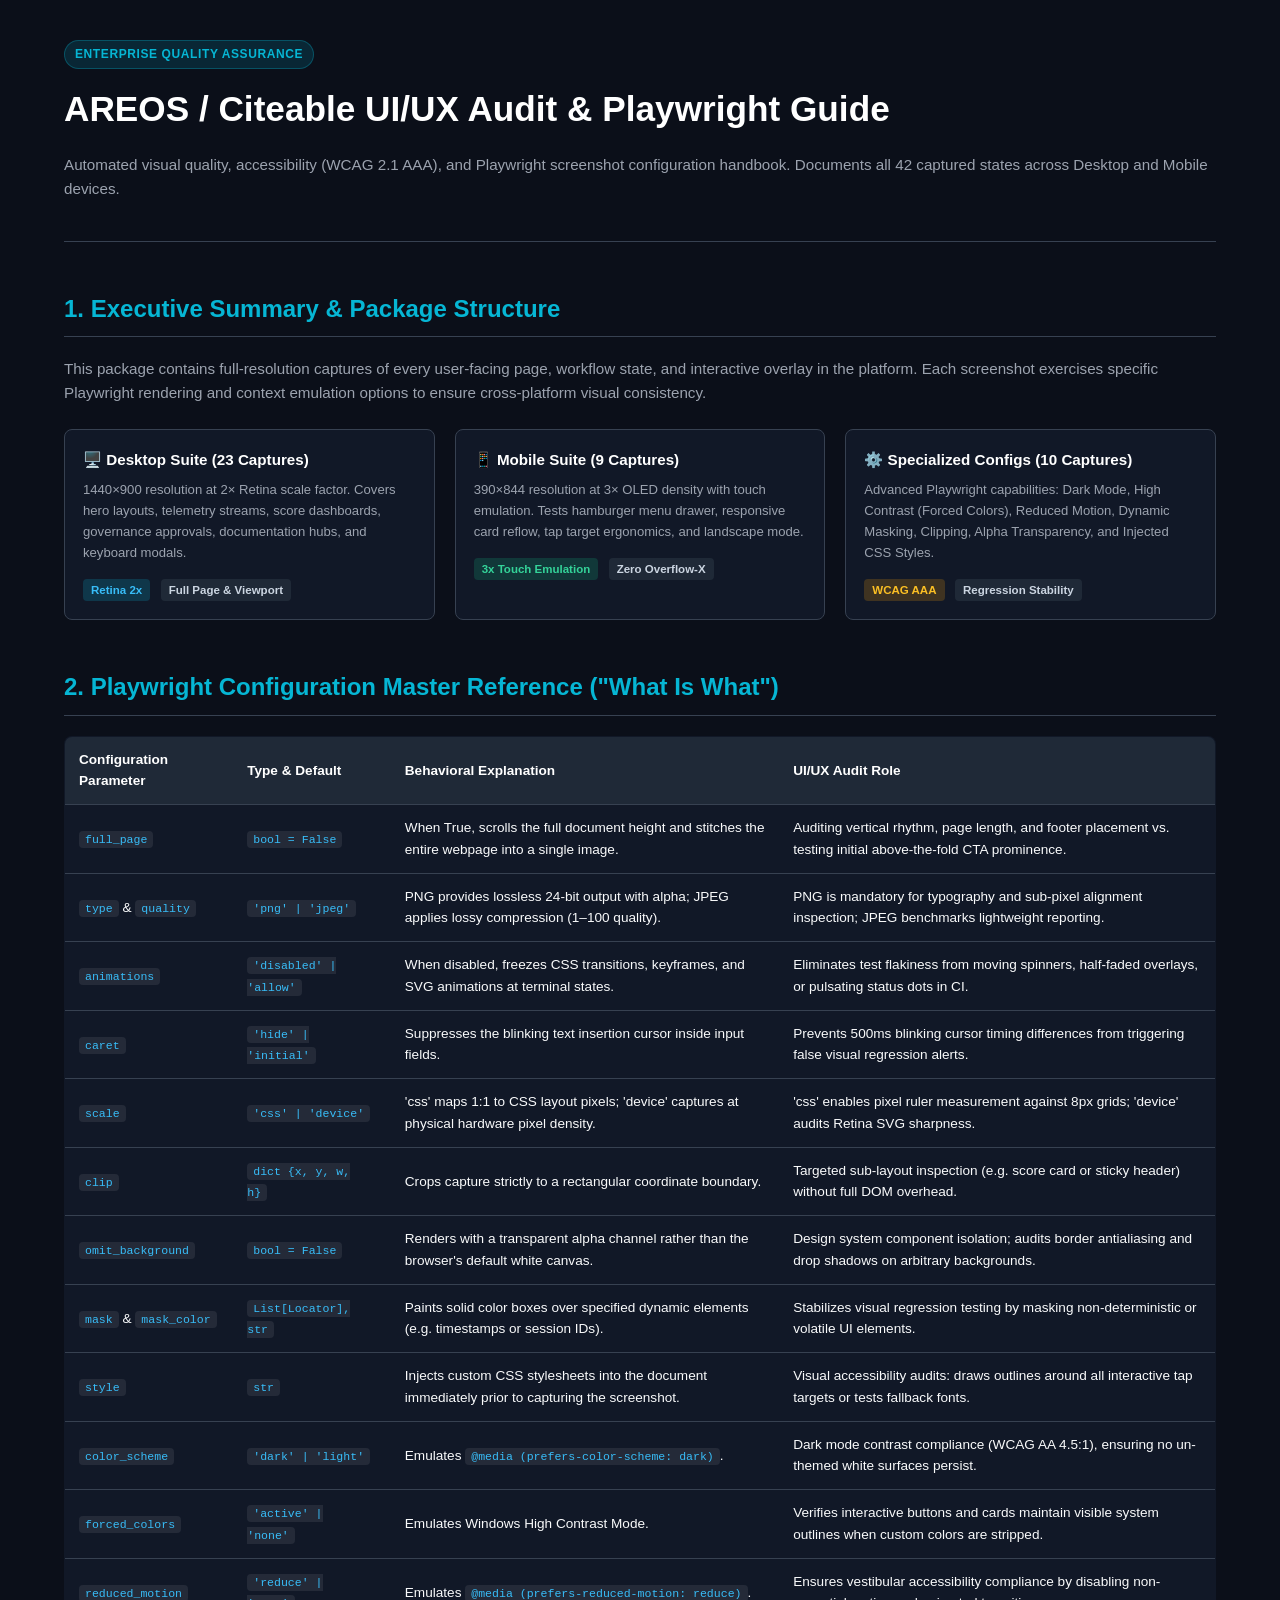
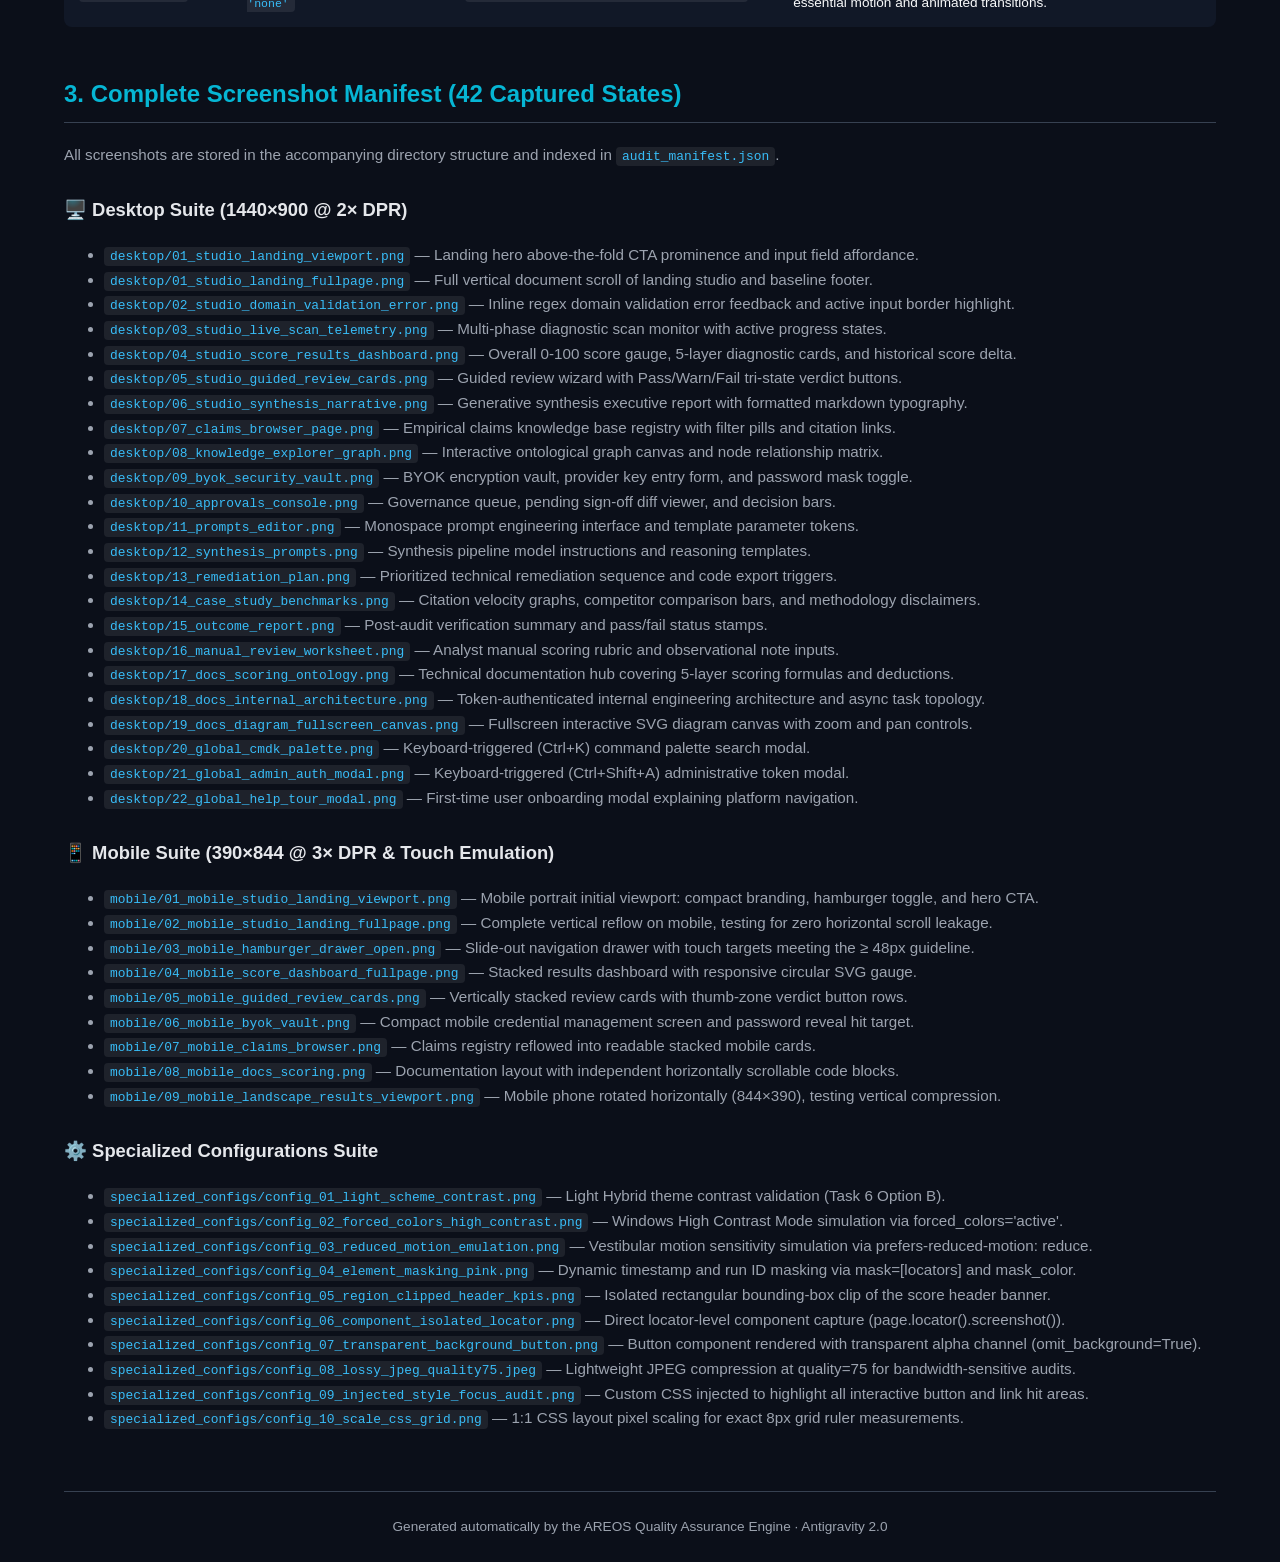
<file: UI_UX_AUDIT_PLAYWRIGHT_GUIDE.html>
<!DOCTYPE html>
<html lang="en">
<head>
  <meta charset="UTF-8">
  <meta name="viewport" content="width=device-width, initial-scale=1.0">
  <title>AREOS / Citeable UI/UX Audit & Playwright Configuration Guide</title>
  <style>
    :root {
      --bg: #0b0f19;
      --surface: #111827;
      --surface-elevated: #1f2937;
      --border: #374151;
      --text-main: #f9fafb;
      --text-muted: #9ca3af;
      --brand: #06b6d4;
      --brand-hover: #0891b2;
      --success: #10b981;
      --warning: #f59e0b;
      --danger: #ef4444;
      --font-sans: -apple-system, BlinkMacSystemFont, "Segoe UI", Roboto, Helvetica, Arial, sans-serif;
      --font-mono: ui-monospace, SFMono-Regular, Menlo, Monaco, Consolas, monospace;
    }
    * { box-sizing: border-box; }
    body {
      margin: 0;
      padding: 0;
      background: var(--bg);
      color: var(--text-main);
      font-family: var(--font-sans);
      line-height: 1.6;
    }
    .container {
      max-width: 1200px;
      margin: 0 auto;
      padding: 40px 24px;
    }
    header {
      border-bottom: 1px solid var(--border);
      padding-bottom: 24px;
      margin-bottom: 36px;
    }
    .badge {
      display: inline-block;
      padding: 4px 10px;
      border-radius: 9999px;
      font-size: 0.75rem;
      font-weight: 600;
      text-transform: uppercase;
      letter-spacing: 0.05em;
      background: rgba(6, 182, 212, 0.15);
      color: var(--brand);
      border: 1px solid rgba(6, 182, 212, 0.3);
      margin-bottom: 12px;
    }
    h1 {
      font-size: 2.2rem;
      font-weight: 800;
      margin: 0 0 12px 0;
      color: #fff;
    }
    h2 {
      font-size: 1.5rem;
      border-bottom: 1px solid var(--border);
      padding-bottom: 8px;
      margin-top: 48px;
      color: var(--brand);
    }
    h3 {
      font-size: 1.15rem;
      margin-top: 28px;
      color: #e5e7eb;
    }
    p, li {
      color: var(--text-muted);
      font-size: 0.95rem;
    }
    strong {
      color: var(--text-main);
    }
    table {
      width: 100%;
      border-collapse: collapse;
      margin: 20px 0;
      background: var(--surface);
      border-radius: 8px;
      overflow: hidden;
      border: 1px solid var(--border);
    }
    th, td {
      padding: 12px 14px;
      text-align: left;
      font-size: 0.85rem;
      border-bottom: 1px solid var(--border);
    }
    th {
      background: var(--surface-elevated);
      color: #fff;
      font-weight: 600;
    }
    tr:last-child td {
      border-bottom: none;
    }
    tr:hover td {
      background: rgba(255, 255, 255, 0.02);
    }
    code {
      font-family: var(--font-mono);
      background: rgba(255, 255, 255, 0.08);
      padding: 2px 6px;
      border-radius: 4px;
      font-size: 0.85em;
      color: #38bdf8;
    }
    pre {
      background: var(--surface);
      border: 1px solid var(--border);
      padding: 16px;
      border-radius: 8px;
      overflow-x: auto;
      font-family: var(--font-mono);
      font-size: 0.85rem;
      color: #e2e8f0;
    }
    .card-grid {
      display: grid;
      grid-template-columns: repeat(auto-fill, minmax(340px, 1fr));
      gap: 20px;
      margin: 24px 0;
    }
    .card {
      background: var(--surface);
      border: 1px solid var(--border);
      border-radius: 8px;
      padding: 18px;
      transition: transform 0.2s, border-color 0.2s;
    }
    .card:hover {
      border-color: var(--brand);
    }
    .card-title {
      font-weight: 700;
      font-size: 0.95rem;
      color: #fff;
      margin-bottom: 6px;
    }
    .card-desc {
      font-size: 0.82rem;
      color: var(--text-muted);
      margin-bottom: 12px;
    }
    .tag {
      display: inline-block;
      padding: 2px 8px;
      border-radius: 4px;
      font-size: 0.72rem;
      font-weight: 600;
      background: var(--surface-elevated);
      color: #cbd5e1;
      margin-right: 6px;
      margin-top: 4px;
    }
    .pill-pass { background: rgba(16, 185, 129, 0.2); color: #34d399; }
    .pill-warn { background: rgba(245, 158, 11, 0.2); color: #fbbf24; }
    .pill-info { background: rgba(6, 182, 212, 0.2); color: #38bdf8; }
    .footer {
      margin-top: 60px;
      padding-top: 24px;
      border-top: 1px solid var(--border);
      text-align: center;
      font-size: 0.85rem;
      color: var(--text-muted);
    }
  </style>
</head>
<body>
  <div class="container">
    <header>
      <div class="badge">Enterprise Quality Assurance</div>
      <h1>AREOS / Citeable UI/UX Audit & Playwright Guide</h1>
      <p>Automated visual quality, accessibility (WCAG 2.1 AAA), and Playwright screenshot configuration handbook. Documents all 42 captured states across Desktop and Mobile devices.</p>
    </header>

    <h2>1. Executive Summary & Package Structure</h2>
    <p>This package contains full-resolution captures of every user-facing page, workflow state, and interactive overlay in the platform. Each screenshot exercises specific Playwright rendering and context emulation options to ensure cross-platform visual consistency.</p>
    
    <div class="card-grid">
      <div class="card">
        <div class="card-title">🖥️ Desktop Suite (23 Captures)</div>
        <div class="card-desc">1440×900 resolution at 2× Retina scale factor. Covers hero layouts, telemetry streams, score dashboards, governance approvals, documentation hubs, and keyboard modals.</div>
        <span class="tag pill-info">Retina 2x</span>
        <span class="tag">Full Page & Viewport</span>
      </div>
      <div class="card">
        <div class="card-title">📱 Mobile Suite (9 Captures)</div>
        <div class="card-desc">390×844 resolution at 3× OLED density with touch emulation. Tests hamburger menu drawer, responsive card reflow, tap target ergonomics, and landscape mode.</div>
        <span class="tag pill-pass">3x Touch Emulation</span>
        <span class="tag">Zero Overflow-X</span>
      </div>
      <div class="card">
        <div class="card-title">⚙️ Specialized Configs (10 Captures)</div>
        <div class="card-desc">Advanced Playwright capabilities: Dark Mode, High Contrast (Forced Colors), Reduced Motion, Dynamic Masking, Clipping, Alpha Transparency, and Injected CSS Styles.</div>
        <span class="tag pill-warn">WCAG AAA</span>
        <span class="tag">Regression Stability</span>
      </div>
    </div>

    <h2>2. Playwright Configuration Master Reference ("What Is What")</h2>
    <table>
      <thead>
        <tr>
          <th>Configuration Parameter</th>
          <th>Type & Default</th>
          <th>Behavioral Explanation</th>
          <th>UI/UX Audit Role</th>
        </tr>
      </thead>
      <tbody>
        <tr>
          <td><code>full_page</code></td>
          <td><code>bool = False</code></td>
          <td>When True, scrolls the full document height and stitches the entire webpage into a single image.</td>
          <td>Auditing vertical rhythm, page length, and footer placement vs. testing initial above-the-fold CTA prominence.</td>
        </tr>
        <tr>
          <td><code>type</code> & <code>quality</code></td>
          <td><code>'png' | 'jpeg'</code></td>
          <td>PNG provides lossless 24-bit output with alpha; JPEG applies lossy compression (1–100 quality).</td>
          <td>PNG is mandatory for typography and sub-pixel alignment inspection; JPEG benchmarks lightweight reporting.</td>
        </tr>
        <tr>
          <td><code>animations</code></td>
          <td><code>'disabled' | 'allow'</code></td>
          <td>When disabled, freezes CSS transitions, keyframes, and SVG animations at terminal states.</td>
          <td>Eliminates test flakiness from moving spinners, half-faded overlays, or pulsating status dots in CI.</td>
        </tr>
        <tr>
          <td><code>caret</code></td>
          <td><code>'hide' | 'initial'</code></td>
          <td>Suppresses the blinking text insertion cursor inside input fields.</td>
          <td>Prevents 500ms blinking cursor timing differences from triggering false visual regression alerts.</td>
        </tr>
        <tr>
          <td><code>scale</code></td>
          <td><code>'css' | 'device'</code></td>
          <td>'css' maps 1:1 to CSS layout pixels; 'device' captures at physical hardware pixel density.</td>
          <td>'css' enables pixel ruler measurement against 8px grids; 'device' audits Retina SVG sharpness.</td>
        </tr>
        <tr>
          <td><code>clip</code></td>
          <td><code>dict {x, y, w, h}</code></td>
          <td>Crops capture strictly to a rectangular coordinate boundary.</td>
          <td>Targeted sub-layout inspection (e.g. score card or sticky header) without full DOM overhead.</td>
        </tr>
        <tr>
          <td><code>omit_background</code></td>
          <td><code>bool = False</code></td>
          <td>Renders with a transparent alpha channel rather than the browser's default white canvas.</td>
          <td>Design system component isolation; audits border antialiasing and drop shadows on arbitrary backgrounds.</td>
        </tr>
        <tr>
          <td><code>mask</code> & <code>mask_color</code></td>
          <td><code>List[Locator], str</code></td>
          <td>Paints solid color boxes over specified dynamic elements (e.g. timestamps or session IDs).</td>
          <td>Stabilizes visual regression testing by masking non-deterministic or volatile UI elements.</td>
        </tr>
        <tr>
          <td><code>style</code></td>
          <td><code>str</code></td>
          <td>Injects custom CSS stylesheets into the document immediately prior to capturing the screenshot.</td>
          <td>Visual accessibility audits: draws outlines around all interactive tap targets or tests fallback fonts.</td>
        </tr>
        <tr>
          <td><code>color_scheme</code></td>
          <td><code>'dark' | 'light'</code></td>
          <td>Emulates <code>@media (prefers-color-scheme: dark)</code>.</td>
          <td>Dark mode contrast compliance (WCAG AA 4.5:1), ensuring no un-themed white surfaces persist.</td>
        </tr>
        <tr>
          <td><code>forced_colors</code></td>
          <td><code>'active' | 'none'</code></td>
          <td>Emulates Windows High Contrast Mode.</td>
          <td>Verifies interactive buttons and cards maintain visible system outlines when custom colors are stripped.</td>
        </tr>
        <tr>
          <td><code>reduced_motion</code></td>
          <td><code>'reduce' | 'none'</code></td>
          <td>Emulates <code>@media (prefers-reduced-motion: reduce)</code>.</td>
          <td>Ensures vestibular accessibility compliance by disabling non-essential motion and animated transitions.</td>
        </tr>
      </tbody>
    </table>

    <h2>3. Complete Screenshot Manifest (42 Captured States)</h2>
    <p>All screenshots are stored in the accompanying directory structure and indexed in <code>audit_manifest.json</code>.</p>
    
    <h3>🖥️ Desktop Suite (1440×900 @ 2× DPR)</h3>
    <ul>
      <li><code>desktop/01_studio_landing_viewport.png</code> — Landing hero above-the-fold CTA prominence and input field affordance.</li>
      <li><code>desktop/01_studio_landing_fullpage.png</code> — Full vertical document scroll of landing studio and baseline footer.</li>
      <li><code>desktop/02_studio_domain_validation_error.png</code> — Inline regex domain validation error feedback and active input border highlight.</li>
      <li><code>desktop/03_studio_live_scan_telemetry.png</code> — Multi-phase diagnostic scan monitor with active progress states.</li>
      <li><code>desktop/04_studio_score_results_dashboard.png</code> — Overall 0-100 score gauge, 5-layer diagnostic cards, and historical score delta.</li>
      <li><code>desktop/05_studio_guided_review_cards.png</code> — Guided review wizard with Pass/Warn/Fail tri-state verdict buttons.</li>
      <li><code>desktop/06_studio_synthesis_narrative.png</code> — Generative synthesis executive report with formatted markdown typography.</li>
      <li><code>desktop/07_claims_browser_page.png</code> — Empirical claims knowledge base registry with filter pills and citation links.</li>
      <li><code>desktop/08_knowledge_explorer_graph.png</code> — Interactive ontological graph canvas and node relationship matrix.</li>
      <li><code>desktop/09_byok_security_vault.png</code> — BYOK encryption vault, provider key entry form, and password mask toggle.</li>
      <li><code>desktop/10_approvals_console.png</code> — Governance queue, pending sign-off diff viewer, and decision bars.</li>
      <li><code>desktop/11_prompts_editor.png</code> — Monospace prompt engineering interface and template parameter tokens.</li>
      <li><code>desktop/12_synthesis_prompts.png</code> — Synthesis pipeline model instructions and reasoning templates.</li>
      <li><code>desktop/13_remediation_plan.png</code> — Prioritized technical remediation sequence and code export triggers.</li>
      <li><code>desktop/14_case_study_benchmarks.png</code> — Citation velocity graphs, competitor comparison bars, and methodology disclaimers.</li>
      <li><code>desktop/15_outcome_report.png</code> — Post-audit verification summary and pass/fail status stamps.</li>
      <li><code>desktop/16_manual_review_worksheet.png</code> — Analyst manual scoring rubric and observational note inputs.</li>
      <li><code>desktop/17_docs_scoring_ontology.png</code> — Technical documentation hub covering 5-layer scoring formulas and deductions.</li>
      <li><code>desktop/18_docs_internal_architecture.png</code> — Token-authenticated internal engineering architecture and async task topology.</li>
      <li><code>desktop/19_docs_diagram_fullscreen_canvas.png</code> — Fullscreen interactive SVG diagram canvas with zoom and pan controls.</li>
      <li><code>desktop/20_global_cmdk_palette.png</code> — Keyboard-triggered (Ctrl+K) command palette search modal.</li>
      <li><code>desktop/21_global_admin_auth_modal.png</code> — Keyboard-triggered (Ctrl+Shift+A) administrative token modal.</li>
      <li><code>desktop/22_global_help_tour_modal.png</code> — First-time user onboarding modal explaining platform navigation.</li>
    </ul>

    <h3>📱 Mobile Suite (390×844 @ 3× DPR & Touch Emulation)</h3>
    <ul>
      <li><code>mobile/01_mobile_studio_landing_viewport.png</code> — Mobile portrait initial viewport: compact branding, hamburger toggle, and hero CTA.</li>
      <li><code>mobile/02_mobile_studio_landing_fullpage.png</code> — Complete vertical reflow on mobile, testing for zero horizontal scroll leakage.</li>
      <li><code>mobile/03_mobile_hamburger_drawer_open.png</code> — Slide-out navigation drawer with touch targets meeting the ≥ 48px guideline.</li>
      <li><code>mobile/04_mobile_score_dashboard_fullpage.png</code> — Stacked results dashboard with responsive circular SVG gauge.</li>
      <li><code>mobile/05_mobile_guided_review_cards.png</code> — Vertically stacked review cards with thumb-zone verdict button rows.</li>
      <li><code>mobile/06_mobile_byok_vault.png</code> — Compact mobile credential management screen and password reveal hit target.</li>
      <li><code>mobile/07_mobile_claims_browser.png</code> — Claims registry reflowed into readable stacked mobile cards.</li>
      <li><code>mobile/08_mobile_docs_scoring.png</code> — Documentation layout with independent horizontally scrollable code blocks.</li>
      <li><code>mobile/09_mobile_landscape_results_viewport.png</code> — Mobile phone rotated horizontally (844×390), testing vertical compression.</li>
    </ul>

    <h3>⚙️ Specialized Configurations Suite</h3>
    <ul>
      <li><code>specialized_configs/config_01_light_scheme_contrast.png</code> — Light Hybrid theme contrast validation (Task 6 Option B).</li>
      <li><code>specialized_configs/config_02_forced_colors_high_contrast.png</code> — Windows High Contrast Mode simulation via forced_colors='active'.</li>
      <li><code>specialized_configs/config_03_reduced_motion_emulation.png</code> — Vestibular motion sensitivity simulation via prefers-reduced-motion: reduce.</li>
      <li><code>specialized_configs/config_04_element_masking_pink.png</code> — Dynamic timestamp and run ID masking via mask=[locators] and mask_color.</li>
      <li><code>specialized_configs/config_05_region_clipped_header_kpis.png</code> — Isolated rectangular bounding-box clip of the score header banner.</li>
      <li><code>specialized_configs/config_06_component_isolated_locator.png</code> — Direct locator-level component capture (page.locator().screenshot()).</li>
      <li><code>specialized_configs/config_07_transparent_background_button.png</code> — Button component rendered with transparent alpha channel (omit_background=True).</li>
      <li><code>specialized_configs/config_08_lossy_jpeg_quality75.jpeg</code> — Lightweight JPEG compression at quality=75 for bandwidth-sensitive audits.</li>
      <li><code>specialized_configs/config_09_injected_style_focus_audit.png</code> — Custom CSS injected to highlight all interactive button and link hit areas.</li>
      <li><code>specialized_configs/config_10_scale_css_grid.png</code> — 1:1 CSS layout pixel scaling for exact 8px grid ruler measurements.</li>
    </ul>

    <div class="footer">
      Generated automatically by the AREOS Quality Assurance Engine &middot; Antigravity 2.0
    </div>
  </div>
</body>
</html>
</file>
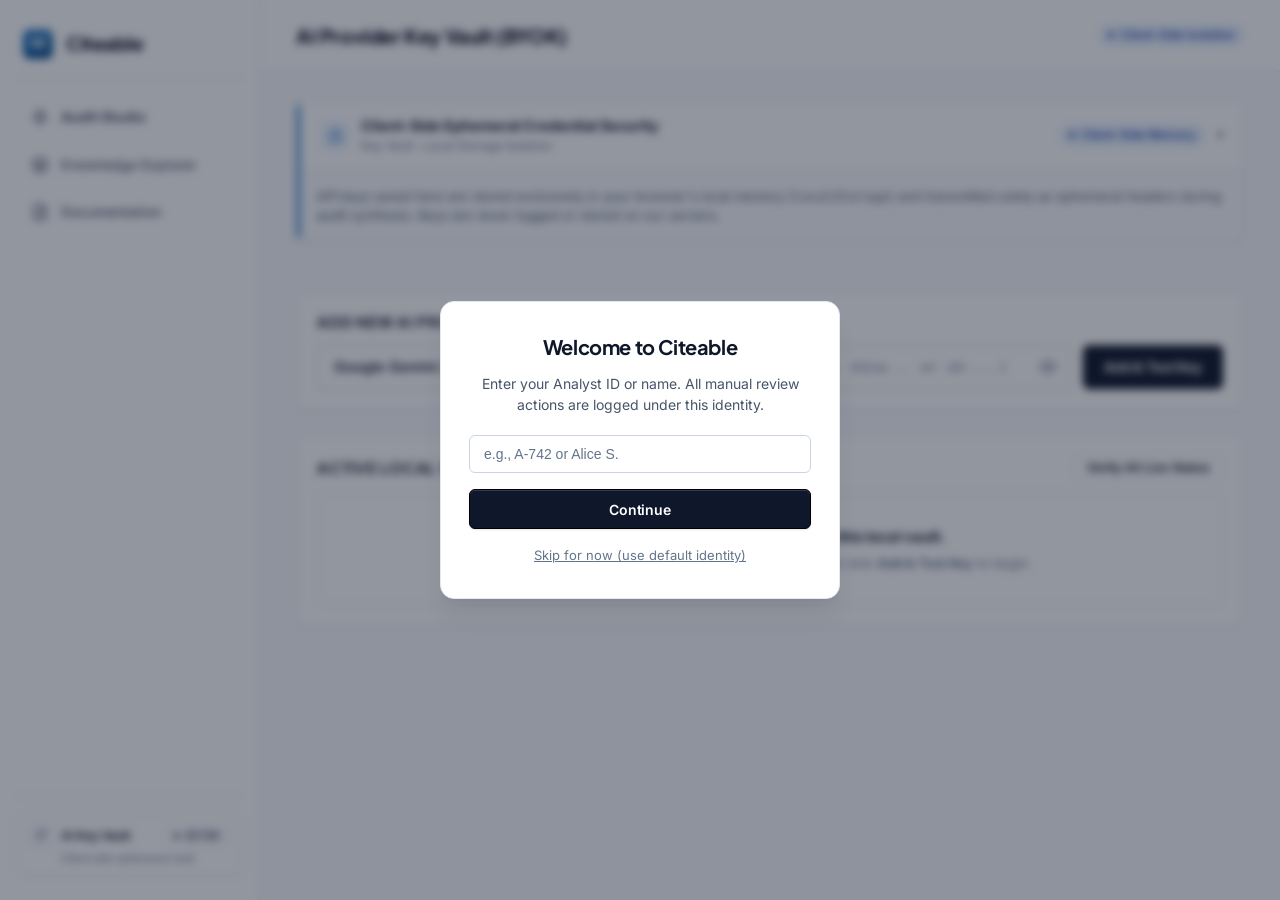
<file: areos/ui/byok.html>
<!DOCTYPE html>
<html lang="en">
<head>
  <meta charset="UTF-8">
  <meta name="viewport" content="width=device-width, initial-scale=1.0">
  <title>Citeable | AI Key Vault (BYOK)</title>
  <link rel="preconnect" href="https://fonts.googleapis.com">
  <link rel="preconnect" href="https://fonts.gstatic.com" crossorigin>
  <link href="https://fonts.googleapis.com/css2?family=Inter:wght@400;500;600;700&family=JetBrains+Mono:wght@400;500;600;700&family=Plus+Jakarta+Sans:wght@600;700;800&display=swap" rel="stylesheet">
  <link rel="stylesheet" href="index.css?v=3">
  <link rel="icon" type="image/svg+xml" href="favicon.svg">
  <meta name="description" content="Citeable BYOK AI Vault — securely register your own AI provider API keys for use in the synthesis pipeline.">

  <script src="context.js"></script>
  <script src="auth.js"></script>
  <script src="identity.js"></script>
  <script src="api.js"></script>
  <script src="dom.js"></script>
  <script src="nav.js"></script>
</head>
<body>
  <div class="app-container">
    <!-- Sidebar Navigation -->
    <aside class="sidebar">
      <div class="logo">
        <div class="logo-icon"><img src="favicon.svg" alt="Citeable Logo" width="32" height="32"></div>
        <div class="logo-text">Citeable</div>
      </div>
      <nav id="main-nav"></nav>
    </aside>

    <!-- Main Content -->
    <main class="main-content">
      <header class="topbar">
        <div class="page-title-wrap">
          <h2>AI Provider Key Vault (BYOK)</h2>
        </div>
        <div class="topbar-meta">
          <span class="status-pill info">Client-Side Isolation</span>
        </div>
      </header>

      <div class="page-container page-container--narrow">

        <!-- HELPER CARD: Security & Local Key Isolation -->
        <div class="context-helper-card" id="helper-byok-primer">
          <div class="helper-bar blue"></div>
          <div class="helper-card-header" onclick="toggleHelperCard('helper-byok-content', 'helper-byok-chevron', 'areos_explainer_collapsed_byok')">
            <div style="display:flex; align-items:center; gap:12px;">
              <div style="width:28px; height:28px; border-radius:6px; background:var(--brand-50); border:1px solid var(--brand-100); display:flex; align-items:center; justify-content:center; color:var(--brand-500); flex-shrink:0;">
                <svg width="15" height="15" viewBox="0 0 24 24" fill="none" stroke="currentColor" stroke-width="2"><rect x="3" y="11" width="18" height="11" rx="2" ry="2"></rect><path d="M7 11V7a5 5 0 0 1 10 0v4"></path></svg>
              </div>
              <div>
                <strong style="font-size:0.9rem; color:var(--text-primary); display:block;">Client-Side Ephemeral Credential Security</strong>
                <div style="font-size:0.75rem; color:var(--text-tertiary);">Key Vault · Local Storage Isolation</div>
              </div>
            </div>
            <div style="display:flex; align-items:center; gap:12px;">
              <span class="status-pill info">Client-Side Memory</span>
              <span id="helper-byok-chevron" style="font-size:0.75rem; color:var(--text-tertiary); font-weight:700; transition:transform 0.2s ease;">▾</span>
            </div>
          </div>
          <div id="helper-byok-content" class="accordion-grid open">
            <div class="accordion-inner" style="padding:16px 20px; border-top:1px solid var(--border-default); font-size:0.8125rem; color:var(--text-secondary); background:var(--surface-sunken);">
              <p style="margin:0; font-size:0.8125rem; color:var(--text-secondary); line-height:1.5;">
                API keys saved here are stored exclusively in your browser's local memory (<code>localStorage</code>) and transmitted solely as ephemeral headers during audit synthesis. Keys are never logged or stored on our servers.
              </p>
            </div>
          </div>
        </div>

        <!-- BYOK panel rendered by byok.js -->
        <div id="byok-vault-container"></div>

      </div>
    </main>
  </div>

  <script src="byok.js"></script>
  <script>
    document.addEventListener('DOMContentLoaded', () => {
      if (window.AreosNav) AreosNav.renderNav('byok');
      if (window.BYOKVault && typeof BYOKVault.renderInline === 'function') {
        BYOKVault.renderInline(document.getElementById('byok-vault-container'));
      }
    });
  </script>
</body>
</html>
</file>
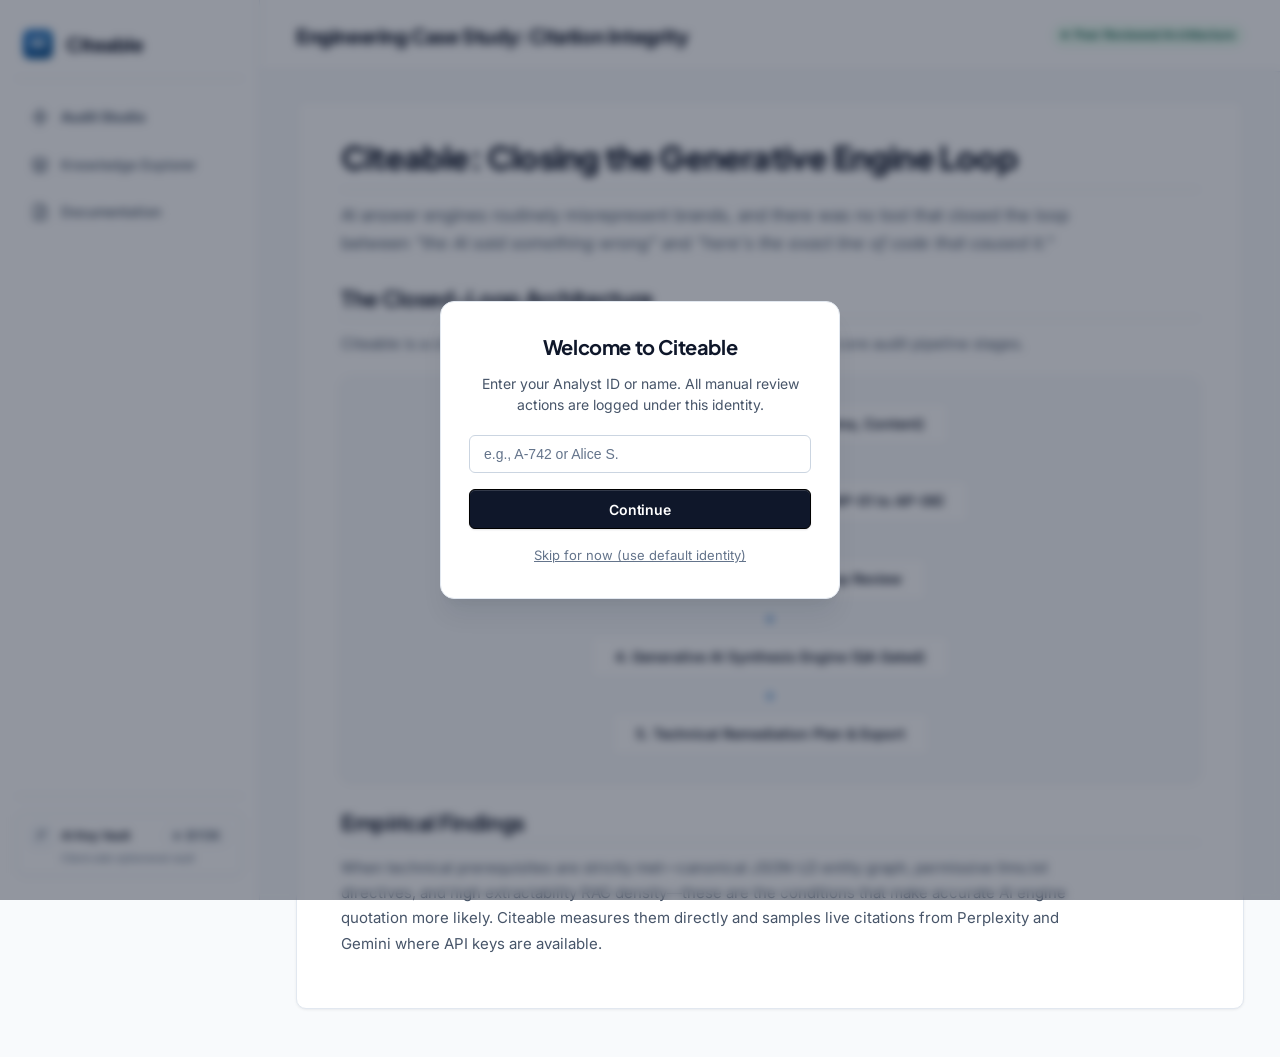
<file: areos/ui/case_study.html>
<!DOCTYPE html>
<html lang="en">
<head>
  <meta charset="UTF-8">
  <meta name="viewport" content="width=device-width, initial-scale=1.0">
  <title>Citeable | Engineering Case Study</title>
  <link rel="preconnect" href="https://fonts.googleapis.com">
  <link rel="preconnect" href="https://fonts.gstatic.com" crossorigin>
  <link href="https://fonts.googleapis.com/css2?family=Inter:wght@400;500;600;700&family=JetBrains+Mono:wght@400;500;600;700&family=Plus+Jakarta+Sans:wght@600;700;800&display=swap" rel="stylesheet">
  <link rel="stylesheet" href="index.css?v=3">
  <link rel="icon" type="image/svg+xml" href="favicon.svg">

  <script src="context.js"></script>
  <script src="identity.js"></script>
  <script src="api.js"></script>
  <script src="dom.js"></script>
  <script src="nav.js"></script>
</head>
<body>
  <div class="app-container">
    <aside class="sidebar">
      <div class="logo">
        <div class="logo-icon"><img src="favicon.svg" alt="Citeable Logo" width="32" height="32"></div>
        <h1>Citeable</h1>
      </div>
      <nav id="main-nav"></nav>
    </aside>

    <main class="main-content">
      <header class="topbar">
        <div class="page-title-wrap">
          <h2>Engineering Case Study: Citation Integrity</h2>
        </div>
        <div class="topbar-meta">
          <span class="status-pill success">Peer Reviewed Architecture</span>
        </div>
      </header>

      <div class="page-container page-container--narrow">
        <article class="card markdown-body case-study-card">
          <h1 style="font-size:2rem; font-weight:800; margin-bottom:12px;">Citeable: Closing the Generative Engine Loop</h1>
          <p style="font-size:1.05rem; color:var(--text-secondary); line-height:1.65; margin-bottom:24px;">
            AI answer engines routinely misrepresent brands, and there was no tool that closed the loop between <em>"the AI said something wrong"</em> and <em>"here's the exact line of code that caused it."</em>
          </p>

          <h2 style="font-size:1.35rem; font-weight:700; margin-top:28px; margin-bottom:12px; border-bottom:1px solid var(--border-default); padding-bottom:6px;">The Closed-Loop Architecture</h2>
          <p>Citeable is a closed-loop system enforcing citation integrity across 5 core audit pipeline stages.</p>
          
          <div class="card" style="background:var(--surface-sunken); margin:20px 0; padding:24px; text-align:center;">
            <div style="font-family:var(--font-sans); font-size:0.875rem; display:flex; flex-direction:column; gap:10px; align-items:center;">
              <div style="background:#FFFFFF; padding:10px 24px; border-radius:6px; border:1px solid var(--border-default); color:var(--text-primary); font-weight:600;">1. Crawl &amp; Extract (Robots, Schema, Content)</div>
              <div style="color:var(--brand-500); display:flex; align-items:center; justify-content:center;">
                <svg width="14" height="14" viewBox="0 0 24 24" fill="none" stroke="currentColor" stroke-width="2"><line x1="12" y1="5" x2="12" y2="19"/><polyline points="19 12 12 19 5 12"/></svg>
              </div>
              <div style="background:#FFFFFF; padding:10px 24px; border-radius:6px; border:1px solid var(--border-default); color:var(--text-primary); font-weight:600;">2. Automated Multi-Layer Audits (AP-01 to AP-06)</div>
              <div style="color:var(--brand-500); display:flex; align-items:center; justify-content:center;">
                <svg width="14" height="14" viewBox="0 0 24 24" fill="none" stroke="currentColor" stroke-width="2"><line x1="12" y1="5" x2="12" y2="19"/><polyline points="19 12 12 19 5 12"/></svg>
              </div>
              <div style="background:#FFFFFF; padding:10px 24px; border-radius:6px; border:1px solid var(--border-default); color:var(--text-primary); font-weight:600;">3. Guided Human-in-the-Loop Review</div>
              <div style="color:var(--brand-500); display:flex; align-items:center; justify-content:center;">
                <svg width="14" height="14" viewBox="0 0 24 24" fill="none" stroke="currentColor" stroke-width="2"><line x1="12" y1="5" x2="12" y2="19"/><polyline points="19 12 12 19 5 12"/></svg>
              </div>
              <div style="background:#FFFFFF; padding:10px 24px; border-radius:6px; border:1px solid var(--border-default); color:var(--text-primary); font-weight:600;">4. Generative AI Synthesis Engine (QA Gated)</div>
              <div style="color:var(--brand-500); display:flex; align-items:center; justify-content:center;">
                <svg width="14" height="14" viewBox="0 0 24 24" fill="none" stroke="currentColor" stroke-width="2"><line x1="12" y1="5" x2="12" y2="19"/><polyline points="19 12 12 19 5 12"/></svg>
              </div>
              <div style="background:#FFFFFF; padding:10px 24px; border-radius:6px; border:1px solid var(--border-default); color:var(--text-primary); font-weight:600;">5. Technical Remediation Plan &amp; Export</div>
            </div>
          </div>

          <h2 style="font-size:1.35rem; font-weight:700; margin-top:28px; margin-bottom:12px; border-bottom:1px solid var(--border-default); padding-bottom:6px;">Empirical Findings</h2>
          <p>
            When technical prerequisites are strictly met—canonical JSON-LD entity graph, permissive llms.txt directives, and high extractability RAG density—these are the conditions that make accurate AI engine quotation more likely. Citeable measures them directly and samples live citations from Perplexity and Gemini where API keys are available.
          </p>
        </article>
      </div>
    </main>
  </div>

  <script>
    document.addEventListener('DOMContentLoaded', () => {
      if (window.AreosNav) AreosNav.renderNav('case_study');
    });
  </script>
</body>
</html>
</file>
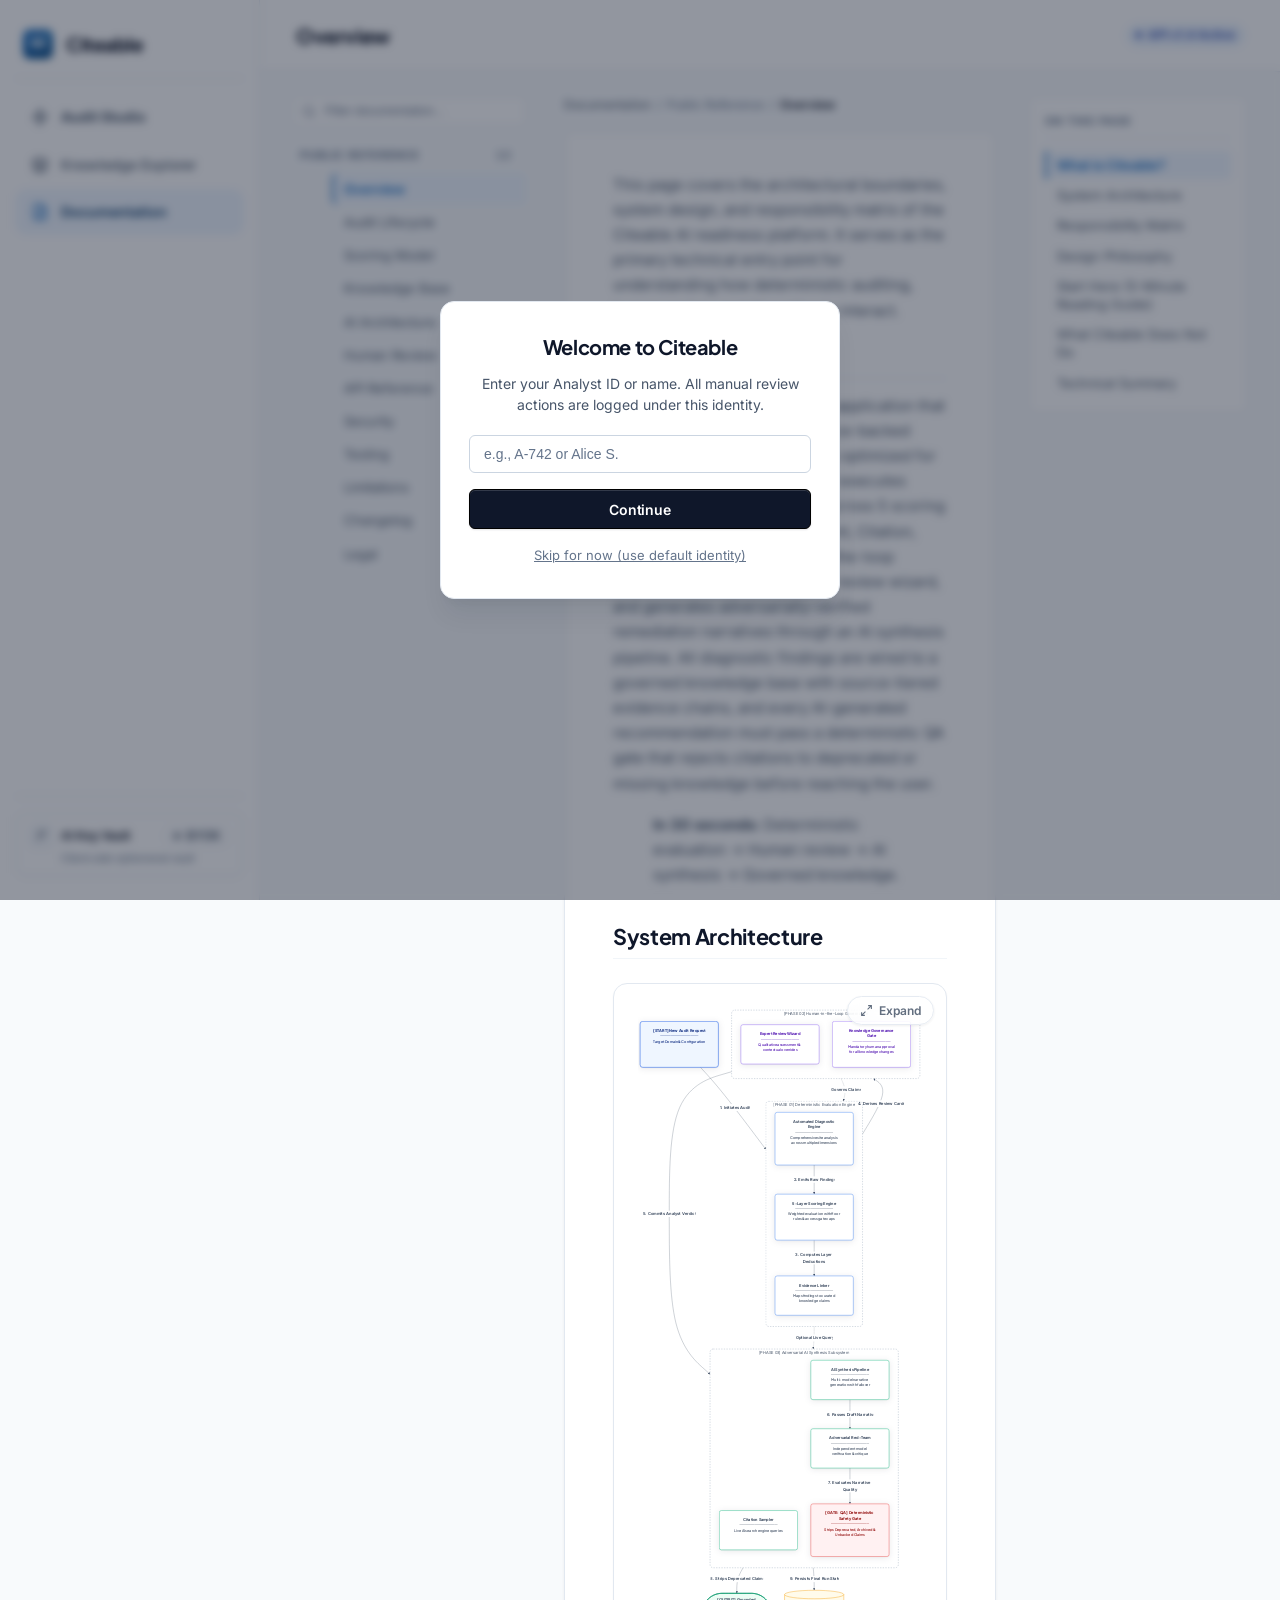
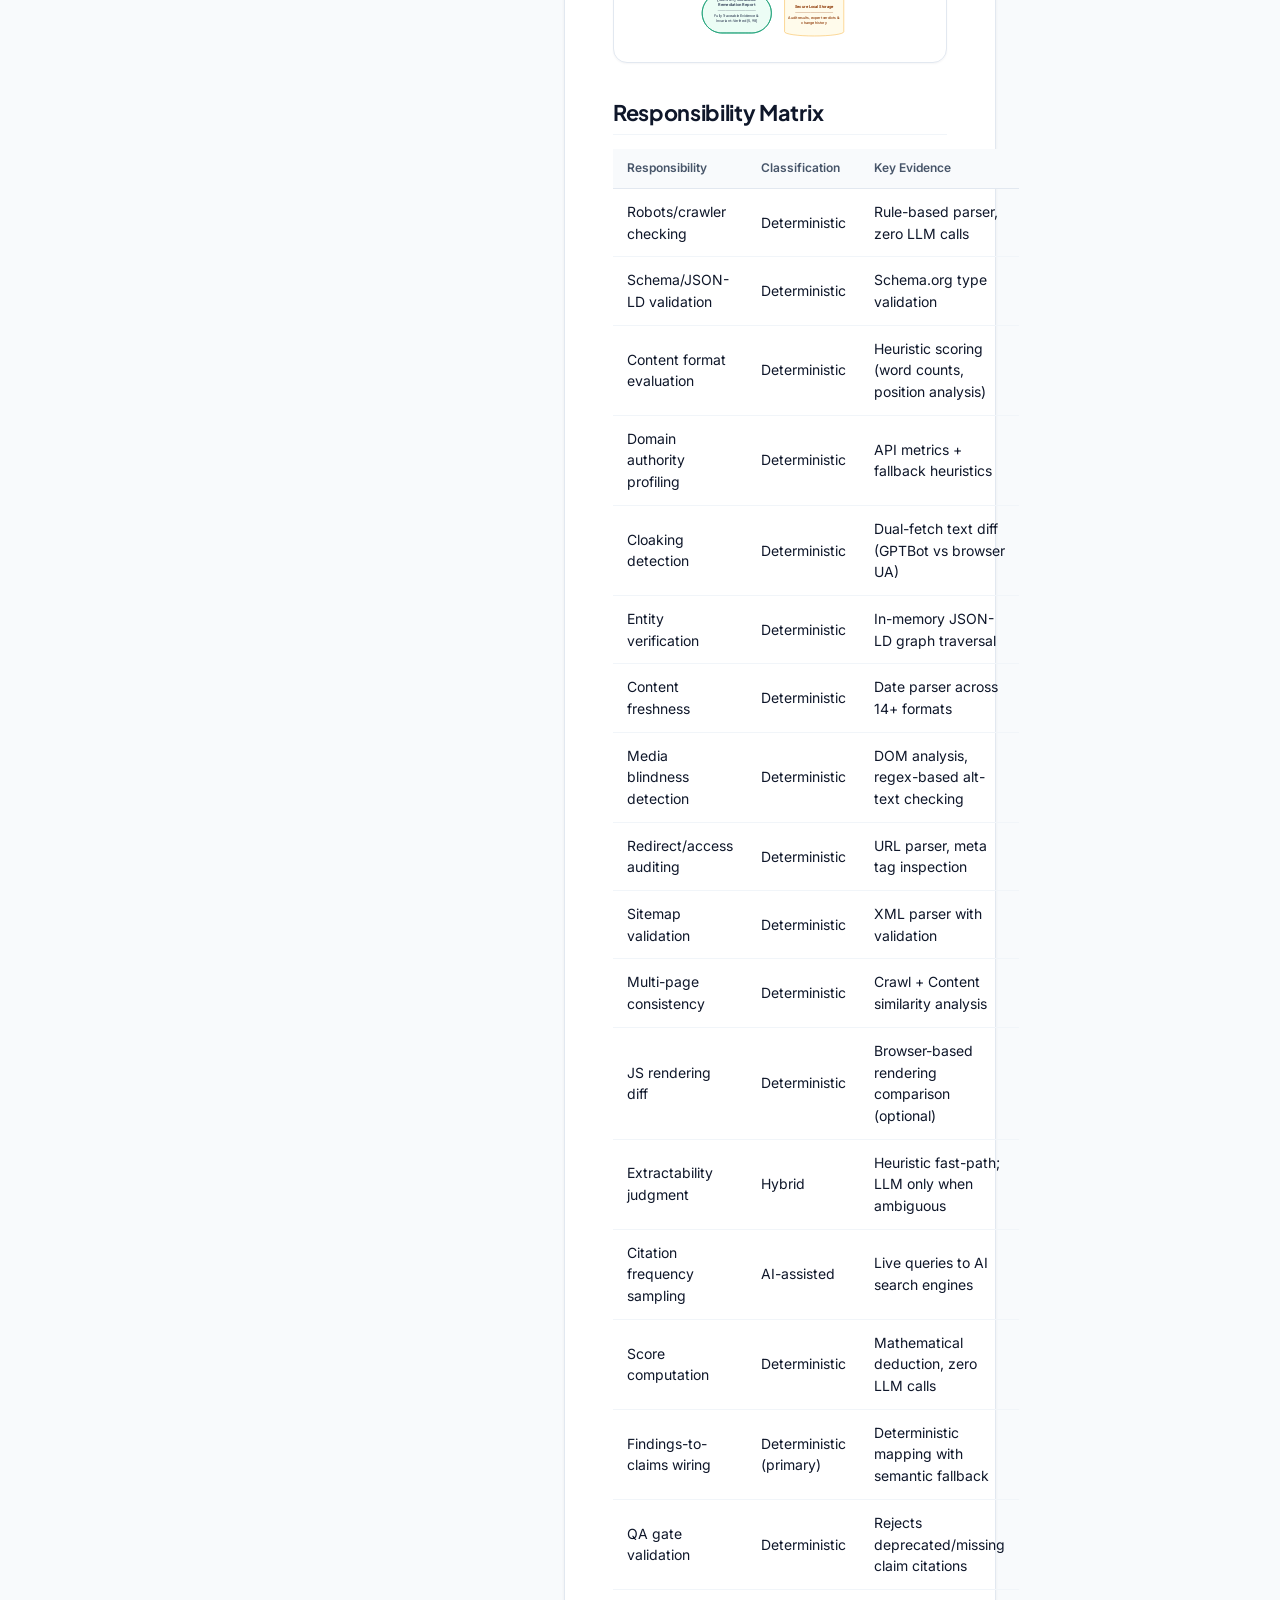
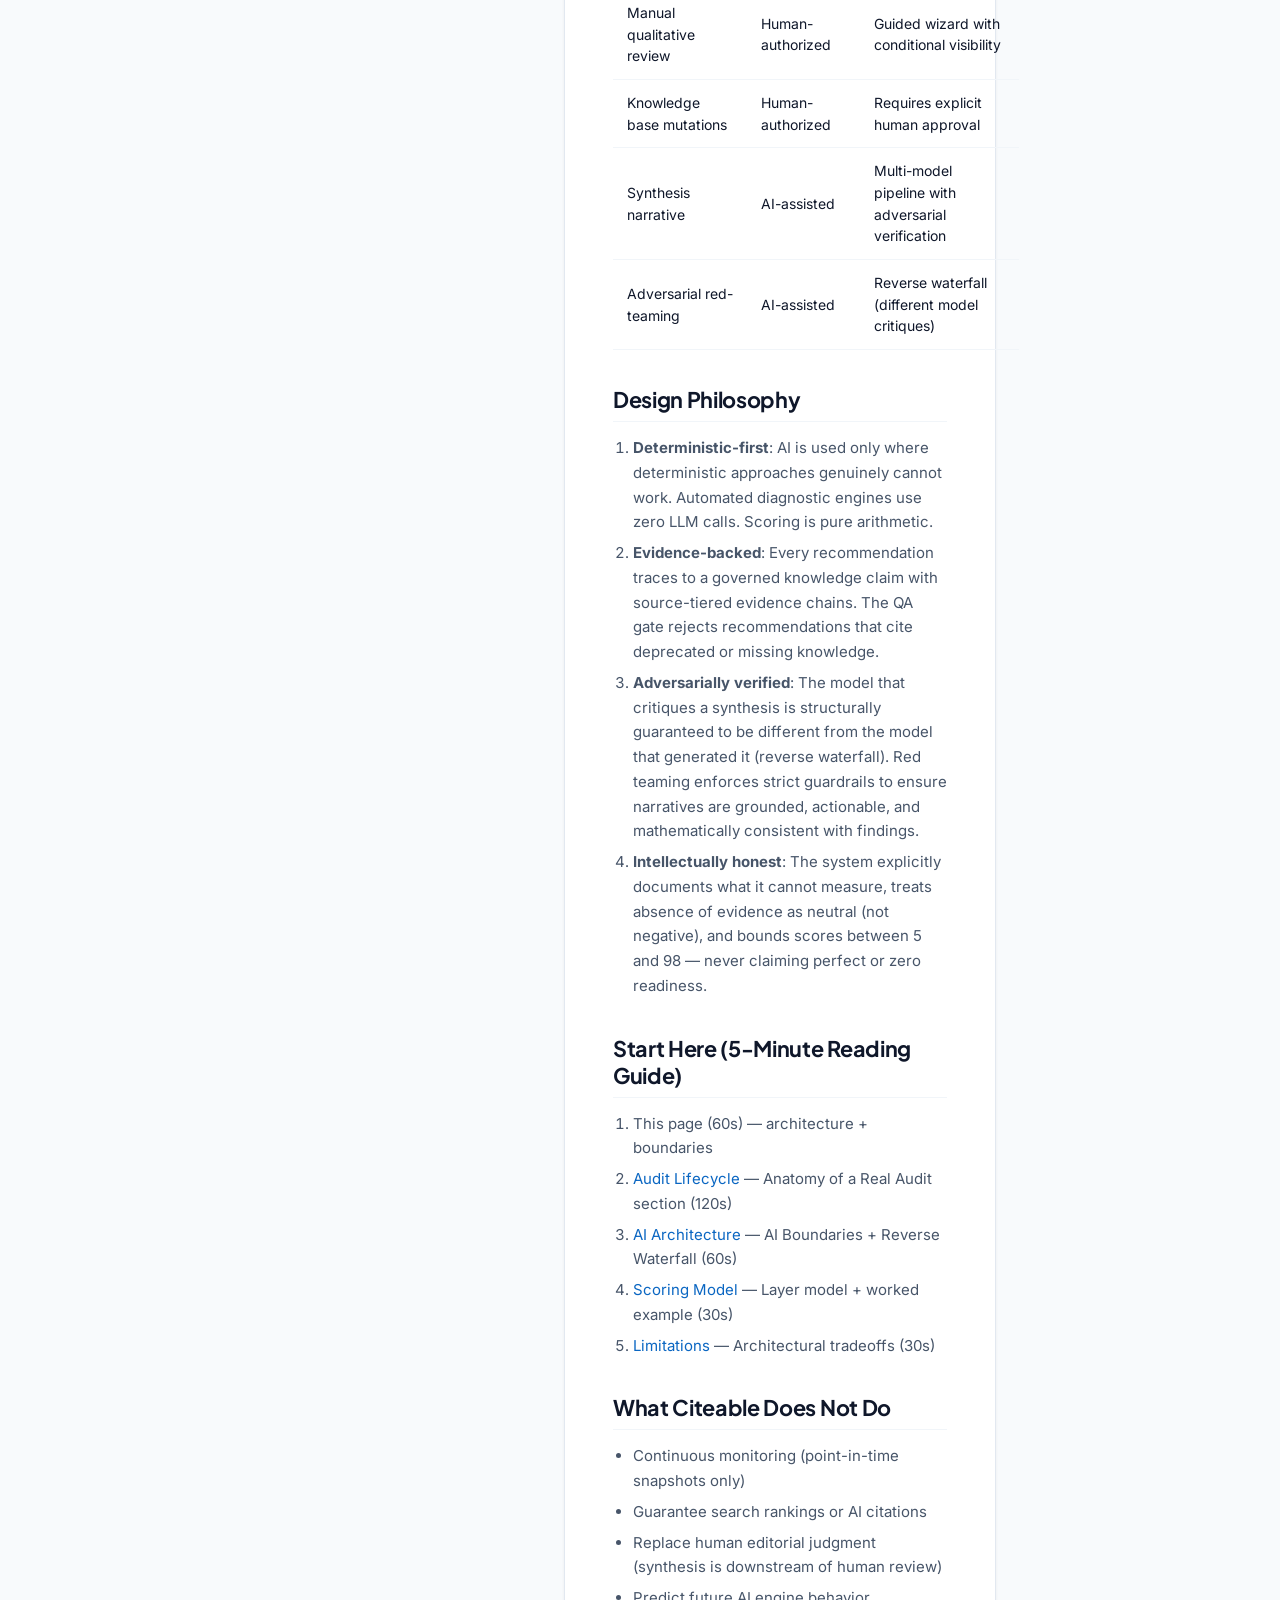
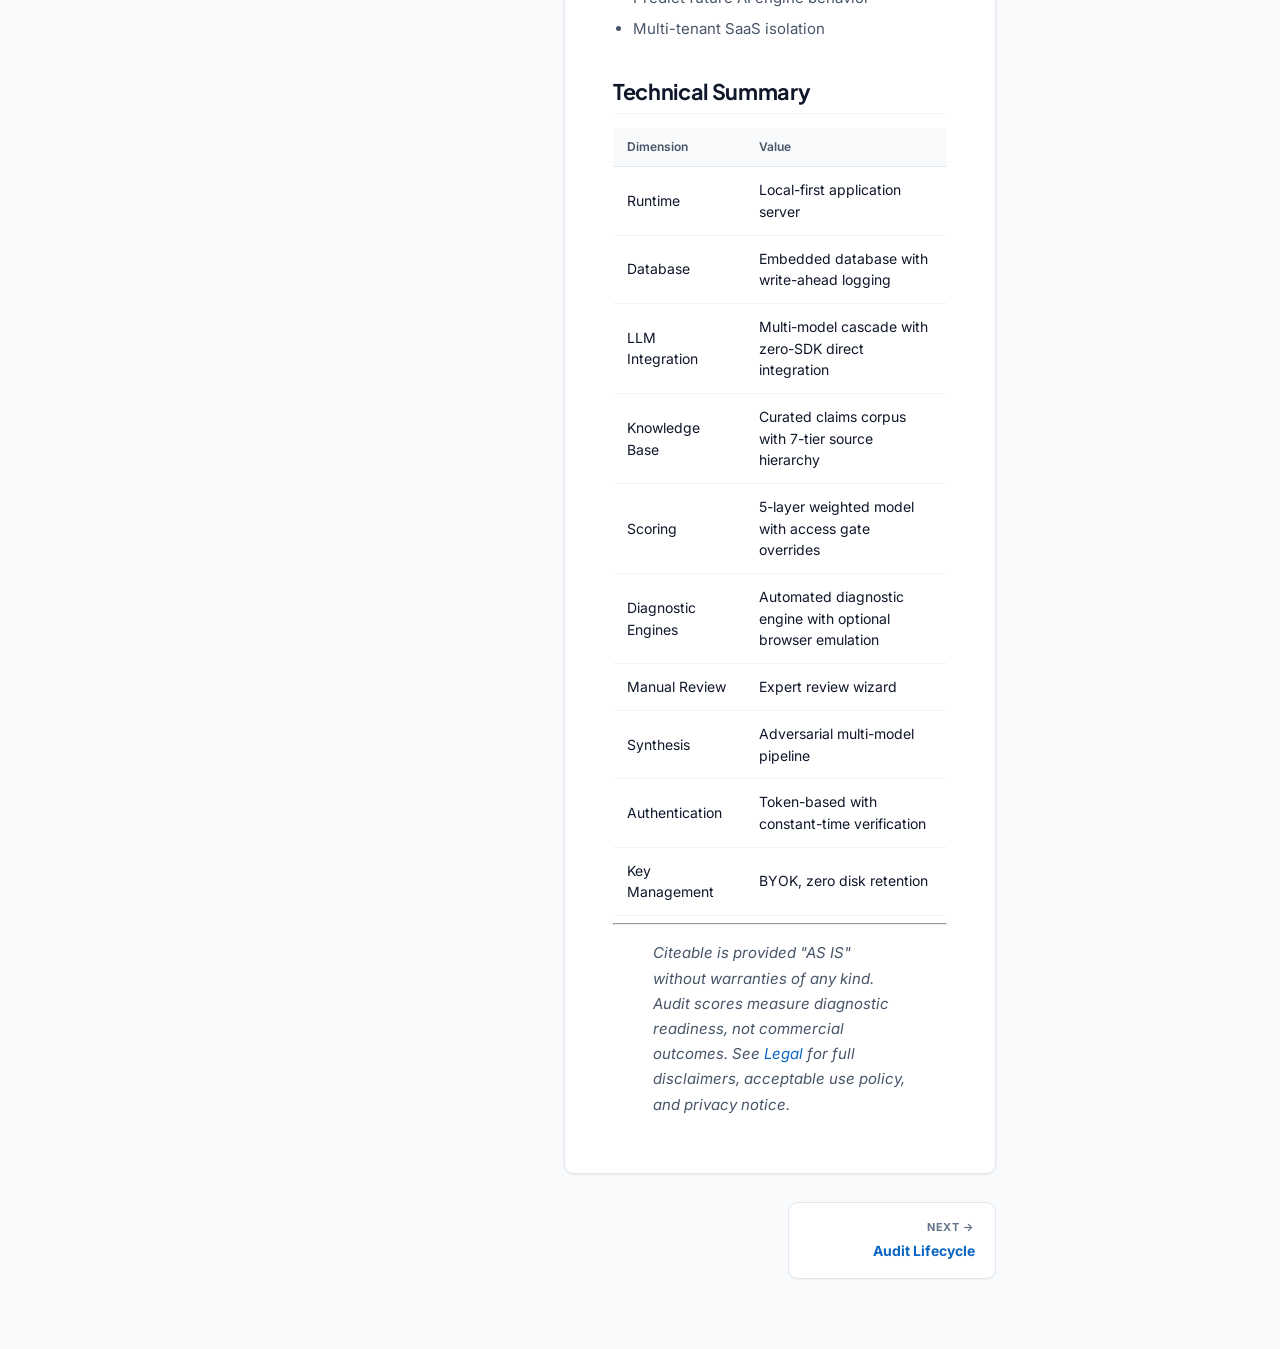
<file: areos/ui/docs.html>
<!DOCTYPE html>
<html lang="en">
<head>
  <meta charset="UTF-8">
  <meta name="viewport" content="width=device-width, initial-scale=1.0">
  <title>Citeable | Documentation</title>
  <link rel="preconnect" href="https://fonts.googleapis.com">
  <link rel="preconnect" href="https://fonts.gstatic.com" crossorigin>
  <link href="https://fonts.googleapis.com/css2?family=Inter:wght@400;500;600;700&family=JetBrains+Mono:wght@400;500;600;700&family=Plus+Jakarta+Sans:wght@600;700;800&display=swap" rel="stylesheet">
  <link rel="stylesheet" href="index.css?v=3">
  <link rel="icon" type="image/svg+xml" href="favicon.svg">
  <meta name="description" content="Citeable technical reference — architecture, deterministic scoring model, AI citation sampling methodology, and API surface.">

  <script src="vendor/marked.min.js"></script>
  <script src="vendor/mermaid.min.js"></script>
  <script src="context.js"></script>
  <script src="auth.js"></script>
  <script src="identity.js"></script>
  <script src="api.js"></script>
  <script src="dom.js"></script>
  <script src="nav.js"></script>
</head>
<body>
  <div class="app-container">
    <div id="nav-container">
      <aside class="sidebar">
        <div class="logo">
          <div class="logo-icon"><img src="favicon.svg" alt="Citeable Logo" width="32" height="32"></div>
          <h1>Citeable</h1>
        </div>
        <nav id="main-nav"></nav>
      </aside>
    </div>

    <main class="main-content">
      <header class="topbar">
        <div class="page-title-wrap">
          <h2>Documentation &amp; Technical Reference</h2>
        </div>
        <div class="topbar-meta">
          <span class="status-pill info" id="docs-status-pill">API v1.4 Active</span>
        </div>
      </header>

      <div class="page-container docs-page-container">
        <div class="docs-triad-layout">
          
          <!-- Column 1: Left Docs Sub-Nav -->
          <aside class="docs-nav-sidebar" id="docs-nav-sidebar" aria-label="Documentation hierarchy">
            <div class="docs-nav-search-wrap">
              <svg width="14" height="14" viewBox="0 0 24 24" fill="none" stroke="currentColor" stroke-width="2"><circle cx="11" cy="11" r="8"/><line x1="21" y1="21" x2="16.65" y2="16.65"/></svg>
              <input type="text" id="docs-nav-filter" placeholder="Filter documentation..." aria-label="Filter documentation pages">
            </div>
            <nav id="docs-page-tree" class="docs-page-tree"></nav>
          </aside>

          <!-- Column 2: Center Editorial Canvas -->
          <div class="docs-canvas-container">
            <nav id="docs-breadcrumbs" class="docs-breadcrumbs" aria-label="Breadcrumb"></nav>
            
            <article id="docs-content" class="docs-content markdown-body" role="main" aria-label="Documentation body">
              <div class="docs-loading">
                <div class="spinner"></div>
                <span>Loading documentation...</span>
              </div>
            </article>

            <footer id="docs-pagination" class="docs-pagination" aria-label="Document pagination"></footer>
          </div>

          <!-- Column 3: Right In-Page Table of Contents -->
          <aside class="docs-toc" id="docs-toc" aria-label="Table of contents">
            <div class="docs-toc-title">On this page</div>
            <nav id="docs-toc-nav" class="docs-toc-nav"></nav>
          </aside>

        </div>
      </div>
    </main>
  </div>

  <script src="docs.js"></script>
  <script>
    document.addEventListener('DOMContentLoaded', () => {
      if (window.AreosNav) AreosNav.renderNav('docs');
    });
  </script>
</body>
</html>
</file>
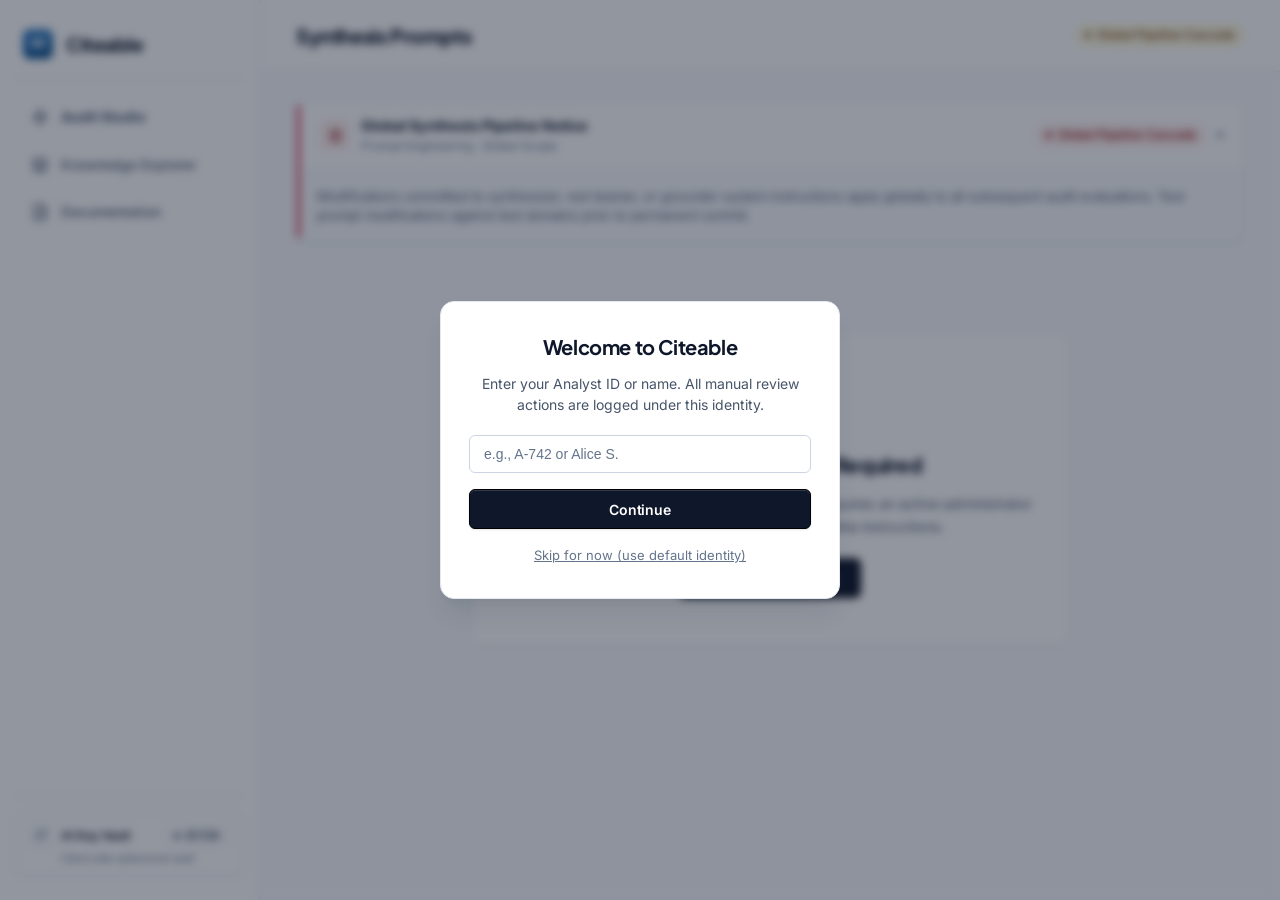
<file: areos/ui/synthesis_prompts.html>
<!DOCTYPE html>
<html lang="en">
<head>
  <meta charset="UTF-8" />
  <meta name="viewport" content="width=device-width, initial-scale=1.0" />
  <title>Citeable | Synthesis Prompts</title>
  <link rel="preconnect" href="https://fonts.googleapis.com" />
  <link rel="preconnect" href="https://fonts.gstatic.com" crossorigin>
  <link href="https://fonts.googleapis.com/css2?family=Inter:wght@400;500;600;700&family=JetBrains+Mono:wght@400;500;600;700&family=Plus+Jakarta+Sans:wght@600;700;800&display=swap" rel="stylesheet">
  <link rel="stylesheet" href="index.css?v=3" />
  <link rel="icon" type="image/svg+xml" href="favicon.svg">

  <script src="context.js"></script>
  <script src="auth.js"></script>
  <script src="identity.js"></script>
  <script src="api.js"></script>
  <script src="dom.js"></script>
  <script src="nav.js"></script>
</head>
<body>
  <div class="app-container">
    <aside class="sidebar">
      <div class="logo">
        <div class="logo-icon"><img src="favicon.svg" alt="Citeable Logo" width="32" height="32"></div>
        <h1>Citeable</h1>
      </div>
      <nav id="main-nav"></nav>
    </aside>

    <main class="main-content">
      <header class="topbar">
        <div class="page-title-wrap">
          <h2>Synthesis Prompts</h2>
        </div>
        <div class="topbar-meta">
          <span class="status-pill warning">Global Pipeline Cascade</span>
        </div>
      </header>

      <div class="page-container">

        <!-- HELPER CARD: Global Pipeline Notice -->
        <div class="context-helper-card" id="helper-synthesis-primer">
          <div class="helper-bar rose"></div>
          <div class="helper-card-header" onclick="toggleHelperCard('helper-synthesis-content', 'helper-synthesis-chevron', 'areos_explainer_collapsed_synthesis')">
            <div style="display:flex; align-items:center; gap:12px;">
              <div style="width:28px; height:28px; border-radius:6px; background:var(--status-danger-bg); border:1px solid var(--status-danger-border); display:flex; align-items:center; justify-content:center; color:var(--status-danger-text); flex-shrink:0;">
                <svg width="15" height="15" viewBox="0 0 24 24" fill="none" stroke="currentColor" stroke-width="2"><rect x="4" y="4" width="16" height="16" rx="2" ry="2"></rect><rect x="9" y="9" width="6" height="6"></rect><line x1="9" y1="1" x2="9" y2="4"></line><line x1="15" y1="1" x2="15" y2="4"></line><line x1="9" y1="20" x2="9" y2="23"></line><line x1="15" y1="20" x2="15" y2="23"></line></svg>
              </div>
              <div>
                <strong style="font-size:0.9rem; color:var(--text-primary); display:block;">Global Synthesis Pipeline Notice</strong>
                <div style="font-size:0.75rem; color:var(--text-tertiary);">Prompt Engineering · Global Scope</div>
              </div>
            </div>
            <div style="display:flex; align-items:center; gap:12px;">
              <span class="status-pill danger">Global Pipeline Cascade</span>
              <span id="helper-synthesis-chevron" style="font-size:0.75rem; color:var(--text-tertiary); font-weight:700; transition:transform 0.2s ease;">▾</span>
            </div>
          </div>
          <div id="helper-synthesis-content" class="accordion-grid open">
            <div class="accordion-inner" style="padding:16px 20px; border-top:1px solid var(--border-default); font-size:0.8125rem; color:var(--text-secondary); background:var(--surface-sunken);">
              <p style="margin:0; font-size:0.8125rem; color:var(--text-secondary); line-height:1.5;">
                Modifications committed to synthesizer, red-teamer, or grounder system instructions apply globally to all subsequent audit evaluations. Test prompt modifications against test domains prior to permanent commit.
              </p>
            </div>
          </div>
        </div>

        <!-- Shown only when no admin token is present or rejected -->
        <div id="prompts-auth-gate" class="card" style="display:none; text-align:center; padding:3rem 2rem; max-width:600px; margin:40px auto;">
          <div style="width:56px; height:56px; border-radius:50%; background:var(--status-danger-bg); border:1px solid var(--status-danger-border); display:flex; align-items:center; justify-content:center; margin:0 auto 16px; color:var(--status-danger-text);">
            <svg width="28" height="28" viewBox="0 0 24 24" fill="none" stroke="currentColor" stroke-width="2"><rect x="3" y="11" width="18" height="11" rx="2" ry="2"></rect><path d="M7 11V7a5 5 0 0 1 10 0v4"></path></svg>
          </div>
          <h3 id="prompts-gate-title" style="color:var(--text-primary); margin-bottom:8px; font-size:1.3rem; font-weight:800;">Admin Authentication Required</h3>
          <p id="prompts-gate-desc" style="color:var(--text-secondary); margin-bottom:20px; font-size:0.9rem; line-height:1.6;">
            Viewing and editing global synthesis prompts requires an active administrator token. Authenticate to manage pipeline instructions.
          </p>
          <button class="btn-primary" style="padding:10px 24px; font-weight:700; font-size:0.9rem;" onclick="if (window.AreosNav && typeof window.AreosNav.openAdminModal === 'function') { window.AreosNav.openAdminModal(); } else if (document.getElementById('admin-auth-modal')) { document.getElementById('admin-auth-modal').style.display='flex'; document.getElementById('admin-auth-input')?.focus(); }">
            Enter Admin Token
          </button>
        </div>

        <!-- Editor Form -->
        <div id="prompts-editor-container" style="display:none; flex-direction:column; gap:20px;">
          <!-- Loaded via synthesis_prompts.js -->
        </div>

      </div>
    </main>
  </div>

  <script src="auth.js"></script>
  <script src="synthesis_prompts.js"></script>
  <script>
    document.addEventListener('DOMContentLoaded', () => {
      if (window.AreosNav) AreosNav.renderNav('synthesis_prompts');
    });
  </script>
</body>
</html>
</file>
<file: areos/ui/index.css>
/* ==========================================================================
   Citeable — Enterprise Design System (Restraint Architecture)
   Linear × Stripe Sigma Precision • Clinical Slate Architecture
   90% Neutral Monochrome • 10% Surgical Sapphire (#0A66C2) Intent
   ========================================================================== */

@import url('https://fonts.googleapis.com/css2?family=Inter:wght@400;500;600;700&family=JetBrains+Mono:wght@400;500;600;700&family=Plus+Jakarta+Sans:wght@600;700;800&display=swap');

:root {
  /* ---- 90% Neutral Grayscale Surface Architecture ---- */
  --surface-canvas: #F8FAFC;        /* Crisp clinical canvas */
  --surface-panel: #FFFFFF;         /* Pure white elevation */
  --surface-panel-hover: #F1F5F9;   /* Micro-elevation */
  --surface-raised: #FFFFFF;        /* Modals, Drawers */
  --surface-sunken: #F8FAFC;        /* Input wells, code blocks */
  --surface-overlay: rgba(15, 23, 42, 0.45); /* Soft backdrop dimming */

  /* ---- Structural Hairlines & Borders ---- */
  --border-subtle: #F1F5F9;
  --border-default: #E2E8F0;        /* 1px structural hairline */
  --border-strong: #CBD5E1;
  --border-focus: #0A66C2;          /* Sapphire focus boundary */

  /* ---- 10% Surgical Interactive Accents ---- */
  --brand-primary: #0F172A;         /* Obsidian primary action */
  --brand-primary-hover: #1E293B;
  --brand-50: #EFF6FF;
  --brand-100: #DBEAFE;
  --brand-300: #93C5FD;
  --brand-400: #388EE6;
  --brand-500: #0A66C2;             /* Canonical LinkedIn Sapphire Blue */
  --brand-600: #004182;
  --brand-700: #003366;
  --brand-glow: rgba(10, 102, 194, 0.18);
  --brand-text-on-canvas: #0A66C2;  /* Sapphire text on white/light surfaces */
  --accent: #0A66C2;                /* Alias for interactive accent borders */

  /* ---- Restrained Semantic Status Colors (WCAG AAA) ---- */
  --status-success: #059669;
  --status-success-bg: #F0FDF4;
  --status-success-border: #BBF7D0;
  --status-success-text: #065F46;   /* 7.59:1 AAA */

  --status-warning: #D97706;
  --status-warning-bg: #FEFCE8;
  --status-warning-border: #FEF08A;
  --status-warning-text: #854D0E;   /* 7.16:1 AAA */

  --status-danger: #E11D48;
  --status-danger-bg: #FEF2F2;
  --status-danger-border: #FECACA;
  --status-danger-text: #991B1B;    /* 9.92:1 AAA */

  --status-info: #0A66C2;
  --status-info-bg: #EFF6FF;
  --status-info-border: #BFDBFE;
  --status-info-text: #1E40AF;      /* 8.33:1 AAA */

  --status-neutral: #475569;
  --status-neutral-bg: #F1F5F9;
  --status-neutral-border: #E2E8F0;
  --status-neutral-text: #334155;

  /* ---- Mathematical Typography Palette ---- */
  --text-primary: #0F172A;          /* Slate-900: 17.46:1 AAA */
  --text-secondary: #475569;        /* Slate-600: 7.48:1 AAA */
  --text-tertiary: #64748B;         /* Slate-500: 4.85:1 AA */
  --text-disabled: #CBD5E1;         /* Slate-300: Disabled only */
  --text-placeholder: #64748B;      /* Slate-500: Accessible Placeholder */
  --text-on-brand: #FFFFFF;         /* Pure white on action buttons */

  /* ---- Typography Stacks & OpenType Features ---- */
  --font-display: 'Plus Jakarta Sans', -apple-system, BlinkMacSystemFont, 'Segoe UI', Roboto, sans-serif;
  --font-sans: 'Inter', -apple-system, BlinkMacSystemFont, 'Segoe UI', Roboto, sans-serif;
  --font-body: 'Inter', -apple-system, BlinkMacSystemFont, 'Segoe UI', Roboto, sans-serif;
  --font-mono: 'JetBrains Mono', ui-monospace, SFMono-Regular, Menlo, monospace;

  /* Modular Typographic Sizing Scale */
  --text-2xs: 0.6875rem; /* 11px */
  --text-xs:  0.75rem;   /* 12px */
  --text-sm:  0.875rem;  /* 14px */
  --text-base: 0.9375rem;/* 15px (clinical baseline) */
  --text-md:  1.0625rem; /* 17px */
  --text-lg:  1.25rem;   /* 20px */
  --text-xl:  1.5rem;    /* 24px */
  --text-2xl: 1.875rem;  /* 30px */
  --text-3xl: 2.25rem;   /* 36px */

  /* 4px Base Spatial Rhythm Scale */
  --space-1: 4px;
  --space-2: 8px;
  --space-3: 12px;
  --space-4: 16px;
  --space-5: 20px;
  --space-6: 28px;
  --space-7: 36px;
  --space-8: 48px;

  /* Disciplined 5-Tier Radius Scale */
  --radius-xs: 4px;      /* Micro-tags, inline code chips */
  --radius-sm: 6px;      /* Buttons, form inputs, selects, nav pills */
  --radius-md: 10px;     /* Cards, panels, filter bars, helper cards */
  --radius-lg: 14px;     /* Modals, drawers, hero wrappers */
  --radius-full: 9999px; /* Status indicator pills, circular pips */

  /* Compound Specular Shadows */
  --specular: inset 0 1px 0 rgba(255, 255, 255, 0.9);
  --shadow-xs: 0 1px 2px 0 rgba(15, 23, 42, 0.04);
  --shadow-sm: var(--specular), 0 1px 3px 0 rgba(15, 23, 42, 0.06), 0 1px 2px -1px rgba(15, 23, 42, 0.04);
  --shadow-md: var(--specular), 0 4px 6px -1px rgba(15, 23, 42, 0.05), 0 2px 4px -2px rgba(15, 23, 42, 0.03);
  --shadow-lg: var(--specular), 0 10px 15px -3px rgba(15, 23, 42, 0.06), 0 4px 6px -4px rgba(15, 23, 42, 0.02);
  --shadow-xl: 0 20px 25px -5px rgba(15, 23, 42, 0.08), 0 8px 10px -6px rgba(15, 23, 42, 0.04);
  --shadow-focus: 0 0 0 2px #FFFFFF, 0 0 0 4.5px var(--brand-500);

  /* Damped Mechanical Motion */
  --ease-damped: cubic-bezier(0.16, 1, 0.3, 1);
  --ease-snappy: cubic-bezier(0.2, 0, 0, 1);
  --duration-instant: 80ms;
  --duration-snappy: 140ms;
  --duration-base: 200ms;

  /* Global Shell Metrics */
  --sidebar-width: 260px;
  --topbar-height: 72px;
  --content-max-width: 1440px;

  /* Z-Index Hierarchy */
  --z-dropdown: 1000;
  --z-drawer: 1000;
  --z-overlay: 10000;
  --z-modal: 100000;
  --z-toast: 10000000;
}

/* Backwards-compat shims */
:root {
  --bg-color: var(--surface-canvas);
  --panel-bg: var(--surface-panel);
  --panel-border: var(--border-default);
  --text: var(--text-primary);
  --border: var(--border-default);
  --bg: var(--surface-canvas);
  --danger: var(--status-danger);
  --success: var(--status-success);
  --neon-cyan: var(--brand-500);
  --neon-green: var(--status-success);
  --glass-border: var(--border-default);
  --text-subdued: var(--text-secondary);
}

/* Light-only by decision (UI/UX Task 6, Option B): dark mode was removed. */
:root { color-scheme: light; }

/* ==========================================================================
   Universal Reset & Base Styles
   ========================================================================== */
*, *::before, *::after { box-sizing: border-box; }

html {
  background: var(--surface-canvas);
  color: var(--text-primary);
  margin: 0; padding: 0;
}

body {
  background: var(--surface-canvas);
  color: var(--text-primary);
  font-family: var(--font-sans);
  font-size: var(--text-base);
  line-height: 1.55;
  margin: 0; padding: 0;
  min-height: 100vh;
  overflow-x: clip;
  -webkit-font-smoothing: antialiased;
  -moz-osx-font-smoothing: grayscale;
}

/* Typography Hierarchy */
h1, h2, h3, h4, h5, h6 {
  color: var(--text-primary);
  font-family: var(--font-display);
  font-weight: 700;
  letter-spacing: -0.02em;
  margin-top: 0;
  margin-bottom: var(--space-2);
  line-height: 1.25;
}

h1 { font-size: var(--text-3xl); font-weight: 800; letter-spacing: -0.025em; }
h2 { font-size: var(--text-2xl); font-weight: 700; }
h3 { font-size: var(--text-xl); font-weight: 700; }
h4 { font-size: var(--text-lg); font-weight: 600; font-family: var(--font-sans); }

p, li, td, th {
  color: var(--text-secondary);
  font-family: var(--font-body);
}

code, pre, .font-mono, .mono {
  font-family: var(--font-mono);
  font-feature-settings: 'tnum' 1, 'zero' 1;
  font-variant-numeric: tabular-nums slashed-zero;
}

a {
  color: var(--brand-500);
  text-decoration: none;
  transition: color var(--duration-snappy) var(--ease-damped);
}
a:hover {
  color: var(--brand-600);
  text-decoration: underline;
}

/* ==========================================================================
   Universal Shell & Layout Containers
   ========================================================================== */
.app-container {
  display: flex;
  min-height: 100vh;
  width: 100%;
  background: var(--surface-canvas);
}

.sidebar {
  width: var(--sidebar-width);
  min-width: var(--sidebar-width);
  max-width: var(--sidebar-width);
  height: 100vh;
  position: sticky;
  top: 0;
  background: var(--surface-panel);
  border-right: 1px solid var(--border-default);
  padding: 24px 16px;
  display: flex;
  flex-direction: column;
  z-index: 100;
  box-sizing: border-box;
}

.main-content {
  flex: 1;
  min-width: 0;
  display: flex;
  flex-direction: column;
  background: var(--surface-canvas);
  overflow-x: clip;
}

/* Universal Page Layout Architecture (.page-container) */
.page-container {
  width: 100%;
  max-width: var(--content-max-width);
  margin: 0 auto;
  padding: 28px 36px 48px 36px;
  box-sizing: border-box;
  display: flex;
  flex-direction: column;
  gap: 24px;
}

.page-container--fluid {
  max-width: 1600px;
}

.page-container--narrow {
  max-width: 880px;
}

/* ==========================================================================
   Standardized 72px Global Topbar
   ========================================================================== */
.topbar,
.content-header,
.results-topbar {
  height: var(--topbar-height);
  min-height: var(--topbar-height);
  max-height: var(--topbar-height);
  padding: 0 36px;
  display: flex;
  align-items: center;
  justify-content: space-between;
  background: var(--surface-panel);
  border-bottom: 1px solid var(--border-default);
  box-shadow: var(--shadow-xs);
  margin: 0;
  box-sizing: border-box;
  position: sticky;
  top: 0;
  z-index: 50;
}

.topbar h1, .topbar h2, .content-header h1, .content-header h2, .page-title {
  font-size: 1.25rem;
  font-weight: 800;
  letter-spacing: -0.02em;
  margin: 0;
  color: var(--text-primary);
  line-height: 1;
}

.topbar-meta, .page-subtitle {
  font-size: var(--text-xs);
  font-weight: 600;
  color: var(--text-secondary);
  margin: 0;
}

/* ==========================================================================
   Sidebar Navigation
   ========================================================================== */
.logo, .sidebar-logo {
  display: flex;
  align-items: center;
  gap: 12px;
  padding: 4px 6px 18px 6px;
  border-bottom: 1px solid var(--border-default);
  margin-bottom: 16px;
  text-decoration: none;
}

.logo-icon {
  width: 32px;
  height: 32px;
  flex-shrink: 0;
  display: flex;
  align-items: center;
  justify-content: center;
  background: transparent !important;
  border: none !important;
  box-shadow: none !important;
}

.logo-icon img, .logo-icon svg {
  width: 32px;
  height: 32px;
  display: block;
  border-radius: 8px;
}

.logo-text, .logo h1, .sidebar-logo span {
  font-family: var(--font-display);
  font-size: 1.2rem;
  font-weight: 800;
  letter-spacing: -0.025em;
  text-transform: none;
  margin: 0;
  color: var(--text-primary);
}

#main-nav {
  display: flex;
  flex-direction: column;
  gap: 4px;
  overflow-y: auto;
  min-height: 0;
  flex: 1;
}

.nav-item {
  display: flex;
  align-items: center;
  gap: 12px;
  padding: 10px 14px;
  min-height: 42px;
  border-radius: var(--radius-md);
  font-size: var(--text-sm);
  font-weight: 500;
  border: 1px solid transparent;
  text-decoration: none;
  background: transparent;
  color: var(--text-secondary);
  transition: all var(--duration-snappy) var(--ease-damped);
}

.nav-item svg {
  stroke: var(--text-secondary);
  transition: stroke var(--duration-snappy);
  flex-shrink: 0;
}

.nav-item:hover {
  background: var(--surface-sunken);
  color: var(--text-primary);
  text-decoration: none;
}
.nav-item:hover svg {
  stroke: var(--brand-500);
}

.nav-item.active {
  background: var(--brand-50) !important;
  color: var(--brand-700) !important;
  font-weight: 600 !important;
  border: 1px solid var(--brand-100) !important;
  border-radius: var(--radius-md) !important;
}
.nav-item.active svg {
  stroke: var(--brand-500) !important;
}

.nav-group-label {
  font-size: var(--text-2xs);
  text-transform: uppercase;
  letter-spacing: 0.05em;
  padding: var(--space-4) var(--space-3) var(--space-2);
  font-weight: 600;
  color: var(--text-tertiary);
}

/* ==========================================================================
   Panels, Cards & Data Containers
   ========================================================================== */
.glass-panel, .glass-card, .card {
  background: var(--surface-panel);
  border: 1px solid var(--border-default);
  border-radius: var(--radius-md);
  box-shadow: var(--shadow-sm);
  padding: 24px;
  transition: border-color var(--duration-snappy) var(--ease-damped), box-shadow var(--duration-snappy) var(--ease-damped);
  position: relative;
}

.card:hover, .glass-panel:hover {
  box-shadow: var(--shadow-md);
  border-color: var(--border-strong);
}

/* Filters Toolbar */
.filters-bar {
  display: grid;
  grid-template-columns: repeat(auto-fit, minmax(180px, 1fr));
  align-items: end;
  gap: 14px;
  padding: 16px 20px;
  background: var(--surface-panel);
  border: 1px solid var(--border-default);
  border-radius: var(--radius-md);
  box-shadow: var(--shadow-sm);
  margin: 0;
}

.filter-group label {
  display: block;
  margin-bottom: 6px;
  font-size: var(--text-xs);
  font-weight: 600;
  color: var(--text-secondary);
  letter-spacing: normal;
  text-transform: none;
}

/* Form Controls & Inputs */
.input, select.input, textarea.input,
.glass-input, select.glass-input, input.glass-input {
  width: 100%;
  font-family: inherit;
  font-size: var(--text-sm);
  font-weight: 500;
  background: #FFFFFF !important;
  border: 1.5px solid var(--border-strong) !important;
  border-radius: var(--radius-sm);
  padding: 8px 12px;
  min-height: 40px;
  color: var(--text-primary) !important;
  outline: none;
  transition: border-color var(--duration-snappy) var(--ease-damped), box-shadow var(--duration-snappy) var(--ease-damped);
  box-shadow: 0 1px 2px rgba(0, 0, 0, 0.04), inset 0 1px 2px rgba(0, 0, 0, 0.02);
}

.input:hover, .glass-input:hover, select.glass-input:hover {
  border-color: var(--text-secondary) !important;
}

.input:focus, .glass-input:focus, select.glass-input:focus,
.focus-ring:focus-visible, .focus-ring:focus {
  outline: none !important;
  border-color: var(--brand-500) !important;
  box-shadow: var(--shadow-focus) !important;
}

::placeholder, input::placeholder, textarea::placeholder {
  color: var(--text-placeholder) !important;
  opacity: 1;
  font-weight: 400;
}

/* ==========================================================================
   Buttons & 1px Mechanical Actuation Physics
   ========================================================================== */
.btn, .btn-primary, .btn-secondary, .btn-danger, .btn-reject, .btn-export, .command-btn, .submit-btn, .btn-action {
  display: inline-flex;
  align-items: center;
  justify-content: center;
  gap: 8px;
  font-family: var(--font-sans);
  font-size: var(--text-sm);
  font-weight: 600;
  letter-spacing: -0.01em;
  text-transform: none !important;
  padding: 9px 18px;
  min-height: 40px;
  border-radius: var(--radius-sm);
  border: 1px solid transparent;
  cursor: pointer;
  white-space: nowrap;
  user-select: none;
  transition: background-color var(--duration-snappy) var(--ease-damped),
              border-color var(--duration-snappy) var(--ease-damped),
              box-shadow var(--duration-snappy) var(--ease-damped),
              transform var(--duration-instant) var(--ease-damped);
  transform: translateY(0);
}

/* 1px Mechanical Down-Stroke Actuation */
.btn:active, .command-btn:active, .submit-btn:active, .vbtn:active, .btn-action:active {
  transform: translateY(1px) !important;
}

/* Primary Action CTA — Solid Obsidian / Deep Slate */
.btn-primary, .submit-btn, .command-btn, .btn-action {
  background: var(--brand-primary) !important;
  color: #FFFFFF !important;
  border: 1px solid #000000 !important;
  box-shadow: 0 1px 2px rgba(15, 23, 42, 0.12), inset 0 1px 0 rgba(255, 255, 255, 0.15) !important;
}
.btn-primary:hover, .submit-btn:hover, .command-btn:hover, .btn-action:hover {
  background: var(--brand-primary-hover) !important;
  box-shadow: 0 2px 4px rgba(15, 23, 42, 0.16), inset 0 1px 0 rgba(255, 255, 255, 0.2) !important;
  transform: none; /* No float */
}
.btn-primary:active, .submit-btn:active, .command-btn:active, .btn-action:active {
  background: #000000 !important;
  box-shadow: inset 0 1px 2px rgba(0, 0, 0, 0.3) !important;
}
.btn-primary svg, .submit-btn svg, .command-btn svg, .btn-action svg {
  stroke: #FFFFFF !important;
}

/* Secondary Button — Crisp Clean White with Border */
.btn-secondary, .btn-export {
  background: #FFFFFF;
  border: 1px solid var(--border-default);
  color: var(--text-primary);
  box-shadow: var(--shadow-sm);
}
.btn-secondary:hover, .btn-export:hover {
  background: #F8FAFC;
  border-color: var(--border-strong);
  color: var(--brand-500);
  transform: none;
}
.btn-secondary:active, .btn-export:active {
  background: #F1F5F9;
}

/* Danger / Reject Action */
.btn-danger, .btn-reject, .btn-mad-reject {
  background: var(--status-danger-bg);
  border: 1px solid var(--status-danger-border);
  color: var(--status-danger-text);
  font-weight: 600;
}
.btn-danger:hover, .btn-reject:hover, .btn-mad-reject:hover {
  background: var(--status-danger);
  color: #FFFFFF;
  border-color: var(--status-danger);
}

.btn-mad-approve {
  background: var(--status-success-bg);
  border: 1px solid var(--status-success-border);
  color: var(--status-success-text);
  font-weight: 600;
}
.btn-mad-approve:hover {
  background: var(--status-success);
  color: #FFFFFF;
  border-color: var(--status-success);
}

/* Verdict Buttons */
.verdict-buttons {
  display: flex;
  gap: var(--space-2);
  margin: 14px 0 18px 0;
  width: 100%;
}
.vbtn {
  flex: 1;
  padding: 9px 12px;
  background: #FFFFFF !important;
  border: 1px solid var(--border-default) !important;
  border-radius: var(--radius-sm);
  color: var(--text-primary) !important;
  font-weight: 600 !important;
  font-size: var(--text-xs) !important;
  text-transform: none;
  cursor: pointer;
  transition: all var(--duration-snappy) var(--ease-damped);
  box-shadow: var(--shadow-xs);
}
.vbtn:hover {
  border-color: var(--brand-500) !important;
  background: var(--brand-50) !important;
  color: var(--brand-500) !important;
}
.vbtn.selected {
  background: var(--brand-500) !important;
  color: #FFFFFF !important;
  border-color: var(--brand-500) !important;
  box-shadow: var(--shadow-sm);
}

/* ==========================================================================
   Subdued Status Indicators & Badges (Micro-Dot + Hairline)
   ========================================================================== */
.status-pill, .badge, .status-badge, .outcome-badge {
  display: inline-flex;
  align-items: center;
  gap: 6px;
  font-size: var(--text-xs);
  font-weight: 600;
  padding: 2px 8px;
  border-radius: var(--radius-full);
  border: 1px solid var(--border-default);
  background: var(--surface-panel);
  color: var(--text-secondary);
  line-height: 1.2;
  white-space: nowrap;
}

.status-pill::before, .badge::before {
  content: "";
  display: inline-block;
  width: 6px;
  height: 6px;
  border-radius: 50%;
  background: currentColor;
}

.status-pill.success, .badge-success, .status-active, .badge.type-fact {
  background: var(--status-success-bg);
  border-color: var(--status-success-border);
  color: var(--status-success-text);
}

.status-pill.warning, .badge-warning, .status-contested, .badge.type-finding {
  background: var(--status-warning-bg);
  border-color: var(--status-warning-border);
  color: var(--status-warning-text);
}

.status-pill.danger, .badge-danger, .outcome-delta-regressed, .badge.type-uncertainty {
  background: var(--status-danger-bg);
  border-color: var(--status-danger-border);
  color: var(--status-danger-text);
}

.status-pill.info, .badge.type-guidance {
  background: var(--status-info-bg);
  border-color: var(--status-info-border);
  color: var(--status-info-text);
}

.badge.type-standard {
  background: var(--surface-sunken);
  border-color: var(--border-default);
  color: var(--text-secondary);
}

/* ==========================================================================
   Contextual Helper Card Component
   ========================================================================== */
.context-helper-card {
  background: var(--surface-panel);
  border: 1px solid var(--border-default);
  border-radius: var(--radius-md);
  box-shadow: var(--shadow-sm);
  overflow: hidden;
  margin-bottom: 24px;
  position: relative;
}

.helper-bar {
  position: absolute;
  top: 0;
  left: 0;
  bottom: 0;
  width: 3px;
  background: var(--text-tertiary);
}
.helper-bar.blue    { background: var(--brand-500); }
.helper-bar.emerald { background: var(--status-success); }
.helper-bar.amber   { background: var(--status-warning); }
.helper-bar.rose    { background: var(--status-danger); }

.helper-card-header {
  padding: 14px 20px 14px 24px;
  display: flex;
  align-items: center;
  justify-content: space-between;
  cursor: pointer;
  user-select: none;
  background: var(--surface-panel);
  transition: background-color var(--duration-snappy) ease;
}
.helper-card-header:hover {
  background: var(--surface-sunken);
}

/* 60fps GPU Grid Accordion */
.accordion-grid {
  display: grid;
  grid-template-rows: 0fr;
  transition: grid-template-rows var(--duration-base) var(--ease-damped), opacity var(--duration-snappy) ease;
  opacity: 0;
}
.accordion-grid.open {
  grid-template-rows: 1fr;
  opacity: 1;
}
.accordion-inner {
  min-height: 0;
  overflow: hidden;
}

/* ==========================================================================
   Studio Stepper & Workflow Navigation
   ========================================================================== */
.studio-stepper {
  display: flex;
  align-items: center;
  justify-content: space-between;
  margin: 0;
  padding: 8px 16px;
  background: var(--surface-panel);
  border: 1px solid var(--border-default);
  border-radius: var(--radius-md);
  box-shadow: var(--shadow-xs);
  gap: 8px;
}

.step-btn, .tab-btn {
  display: inline-flex;
  align-items: center;
  gap: 8px;
  background: transparent;
  border: 1px solid transparent;
  border-radius: var(--radius-sm);
  padding: 8px 14px;
  cursor: pointer;
  color: var(--text-secondary);
  font-family: var(--font-sans);
  font-size: var(--text-sm);
  font-weight: 500;
  transition: all var(--duration-snappy) var(--ease-damped);
  outline: none;
}

.step-btn:hover, .tab-btn:hover {
  background: var(--surface-sunken);
  color: var(--text-primary);
}

.step-btn.active, .tab-btn.active {
  background: var(--brand-50);
  border-color: var(--brand-100);
  color: var(--brand-500);
  font-weight: 600;
}

.step-dot {
  width: 22px;
  height: 22px;
  border-radius: 50%;
  background: var(--surface-sunken);
  border: 1px solid var(--border-default);
  color: var(--text-secondary);
  display: inline-flex;
  align-items: center;
  justify-content: center;
  font-family: var(--font-mono);
  font-size: var(--text-xs);
  font-weight: 600;
  transition: all var(--duration-snappy);
}

.step-btn.active .step-dot, .tab-btn.active .step-dot {
  background: var(--brand-500);
  border-color: var(--brand-500);
  color: #FFFFFF;
  box-shadow: 0 1px 3px rgba(10, 102, 194, 0.3);
}

.step-connector {
  flex: 1;
  height: 1px;
  background: var(--border-default);
  margin: 0 8px;
  min-width: 16px;
}

/* ==========================================================================
   Knowledge Explorer & Claims Grid Layout
   ========================================================================== */
.claims-layout {
  display: flex;
  gap: 24px;
  width: 100%;
  min-width: 0;
  transition: padding-right var(--duration-snappy) var(--ease-damped);
}

.claims-layout.drawer-open {
  padding-right: 464px;
}

.claims-grid {
  display: flex;
  flex-direction: column;
  gap: 8px;
  flex: 1 1 0;
  min-width: 0;
}

.index-row {
  background: var(--surface-panel);
  border: 1px solid var(--border-default);
  border-radius: var(--radius-sm);
  padding: 12px 16px;
  transition: border-color var(--duration-snappy) var(--ease-damped), background-color var(--duration-snappy) var(--ease-damped);
  box-shadow: var(--shadow-xs);
  cursor: pointer;
  width: 100%;
  min-width: 0;
  overflow: hidden;
}

.index-row:hover {
  border-color: var(--border-strong);
  background: #FFFFFF;
  box-shadow: var(--shadow-sm);
  transform: none;
}

.index-row.focused {
  border-left: 3px solid var(--brand-500) !important;
  background: var(--brand-50) !important;
}

@keyframes highlight-pulse {
  0% { box-shadow: 0 0 0 0 rgba(10, 102, 194, 0.4); }
  50% { box-shadow: 0 0 0 6px rgba(10, 102, 194, 0.15); }
  100% { box-shadow: 0 0 0 0 rgba(10, 102, 194, 0); }
}

.index-row.highlight-target {
  animation: highlight-pulse 2s ease-out;
}


.index-row-header {
  cursor: pointer;
  display: flex;
  align-items: flex-start;
  gap: 10px;
}

.row-statement-preview {
  flex: 1 1 0;
  min-width: 0;
  display: -webkit-box;
  -webkit-line-clamp: 2;
  -webkit-box-orient: vertical;
  overflow: hidden;
  white-space: normal;
  line-height: 1.45;
  font-size: 0.875rem;
  color: var(--text-primary);
  word-break: break-word;
}

.claim-drawer {
  width: 440px;
  max-width: calc(100vw - var(--sidebar-width) - 48px);
  flex-shrink: 0;
  background: var(--surface-panel);
  border: 1px solid var(--border-default);
  border-radius: var(--radius-md);
  padding: 24px;
  box-shadow: var(--shadow-lg);
  position: fixed;
  top: calc(var(--topbar-height) + 16px);
  right: 24px;
  height: calc(100vh - var(--topbar-height) - 32px);
  max-height: calc(100vh - var(--topbar-height) - 32px);
  overflow-y: auto;
  z-index: 60;
  box-sizing: border-box;
}

/* ==========================================================================
   Audit Studio Hero & Command Input
   ========================================================================== */
.studio-hero {
  text-align: center;
  padding: 48px 32px;
  margin: 0;
  background: var(--surface-panel);
  border: 1px solid var(--border-default);
  border-radius: var(--radius-lg);
  box-shadow: var(--shadow-sm);
  position: relative;
  overflow: hidden;
}

.studio-badge {
  display: inline-block;
  background: var(--surface-sunken);
  border: 1px solid var(--border-default);
  color: var(--text-secondary);
  padding: 4px 12px;
  border-radius: var(--radius-full);
  font-size: var(--text-xs);
  font-weight: 600;
  letter-spacing: 0.04em;
  margin-bottom: 16px;
}

.studio-hero h1 {
  font-size: 2.25rem;
  font-weight: 800;
  letter-spacing: -0.025em;
  margin-bottom: 12px;
  color: var(--text-primary);
}

.studio-hero p {
  max-width: 640px;
  margin: 0 auto 28px auto;
  font-size: var(--text-base);
  line-height: 1.6;
  color: var(--text-secondary);
}

.live-pulse-dot {
  display: inline-block;
  width: 6px;
  height: 6px;
  border-radius: 50%;
  background-color: var(--status-success);
  margin-right: 6px;
  vertical-align: middle;
}

.command-box {
  display: flex;
  flex-wrap: wrap;
  gap: 10px;
  justify-content: center;
  max-width: 760px;
  margin: 0 auto;
}

.command-input, .command-select {
  padding: 10px 16px;
  background: #FFFFFF !important;
  border: 1.5px solid var(--border-strong) !important;
  border-radius: var(--radius-sm);
  font-size: var(--text-sm);
  font-weight: 500;
  color: var(--text-primary) !important;
  flex: 1;
  min-width: 280px;
  outline: none;
  box-shadow: 0 1px 2px rgba(0, 0, 0, 0.04);
  transition: border-color var(--duration-snappy) var(--ease-damped);
}

.command-input:focus, .command-select:focus {
  border-color: var(--brand-500) !important;
  box-shadow: var(--shadow-focus) !important;
}

/* ==========================================================================
   Landing Framework Overview (Task 23)
   ========================================================================== */
.landing-framework-section {
  margin-top: 36px;
}

.landing-framework-grid {
  display: grid;
  grid-template-columns: repeat(5, 1fr);
  gap: 16px;
}

@media (max-width: 1200px) {
  .landing-framework-grid {
    grid-template-columns: repeat(3, 1fr);
  }
}

@media (max-width: 768px) {
  .landing-framework-grid {
    grid-template-columns: 1fr;
  }
}

.landing-framework-card {
  background: var(--surface-panel);
  border: 1px solid var(--border-default);
  border-radius: var(--radius-md);
  padding: 18px 20px;
  display: flex;
  flex-direction: column;
  justify-content: space-between;
  box-shadow: var(--shadow-xs);
  transition: border-color var(--duration-snappy), box-shadow var(--duration-snappy);
}

.landing-framework-card:hover {
  border-color: var(--border-strong);
  box-shadow: var(--shadow-sm);
}

.landing-framework-badge {
  font-family: var(--font-mono);
  font-size: 0.72rem;
  font-weight: 700;
  padding: 2px 8px;
  border-radius: var(--radius-full);
  display: inline-block;
}

/* ==========================================================================
   Scorecards, Analytics Grids & Lists
   ========================================================================== */
.scorecard-grid, .stat-grid {
  display: grid;
  grid-template-columns: repeat(4, 1fr);
  gap: 20px;
  width: 100%;
  margin: 4px 0 8px 0;
}

@media (max-width: 1100px) {
  .scorecard-grid, .stat-grid {
    grid-template-columns: repeat(2, 1fr);
  }
}
@media (max-width: 640px) {
  .scorecard-grid, .stat-grid {
    grid-template-columns: 1fr;
  }
}

.score-card, .stat-pill {
  background: var(--surface-panel);
  border: 1px solid var(--border-default);
  border-radius: var(--radius-md);
  padding: 24px 20px;
  min-height: 130px;
  display: flex;
  flex-direction: column;
  justify-content: space-between;
  box-shadow: var(--shadow-sm);
  transition: border-color var(--duration-snappy) var(--ease-damped), box-shadow var(--duration-snappy) var(--ease-damped);
}
.score-card:hover, .stat-pill:hover {
  border-color: var(--border-strong);
  box-shadow: var(--shadow-md);
}

.analytics-grid {
  display: grid;
  grid-template-columns: repeat(2, 1fr);
  gap: 24px;
  width: 100%;
  margin: 4px 0 8px 0;
}

@media (max-width: 960px) {
  .analytics-grid {
    grid-template-columns: 1fr;
  }
}

.analytics-panel {
  background: var(--surface-panel);
  border: 1px solid var(--border-default);
  border-radius: var(--radius-md);
  padding: 28px 24px;
  box-shadow: var(--shadow-sm);
  display: flex;
  flex-direction: column;
}

/* Remediation Items */
.rec-item {
  background: var(--surface-panel);
  border: 1px solid var(--border-default);
  border-radius: var(--radius-md);
  margin-bottom: 14px;
  overflow: hidden;
  box-shadow: var(--shadow-xs);
  transition: border-color var(--duration-snappy);
}
.rec-item:hover {
  border-color: var(--border-strong);
}
.rec-header {
  padding: 16px 20px;
  display: flex;
  align-items: center;
  justify-content: space-between;
  cursor: pointer;
  background: #FFFFFF;
}
.rec-body {
  padding: 20px 24px;
  background: var(--surface-sunken);
  border-top: 1px solid var(--border-default);
}

/* ==========================================================================
   Documentation Stylesheet (.docs-*) — Stripe & Linear 3-Column Standard
   ========================================================================== */
.docs-page-container {
  max-width: 1440px;
  margin: 0 auto;
  padding: 24px 32px 64px 32px;
}

.docs-triad-layout {
  display: grid;
  grid-template-columns: 240px minmax(0, 1fr) 220px;
  gap: 32px;
  align-items: flex-start;
}

/* --- Column 1: Left Navigation Sub-Sidebar --- */
.docs-nav-sidebar {
  position: sticky;
  top: calc(var(--topbar-height) + 16px);
  max-height: calc(100vh - var(--topbar-height) - 32px);
  overflow-y: auto;
  padding-right: 6px;
}

.docs-nav-search-wrap {
  position: relative;
  margin-bottom: 16px;
  display: flex;
  align-items: center;
}

.docs-nav-search-wrap svg {
  position: absolute;
  left: 10px;
  color: var(--text-tertiary);
  pointer-events: none;
}

.docs-nav-search-wrap input {
  width: 100%;
  padding: 7px 10px 7px 32px;
  font-size: var(--text-xs);
  border-radius: var(--radius-sm);
  border: 1px solid var(--border-default);
  background: var(--surface-panel);
  color: var(--text-primary);
  outline: none;
  transition: border-color var(--duration-snappy);
}

.docs-nav-search-wrap input:focus {
  border-color: var(--brand-500);
  box-shadow: 0 0 0 2px var(--brand-50);
}

.docs-subnav-group {
  margin-bottom: 18px;
}

.docs-subnav-header {
  font-size: 0.6875rem;
  font-weight: 700;
  text-transform: uppercase;
  letter-spacing: 0.08em;
  color: var(--text-tertiary);
  padding: 4px 8px;
  display: flex;
  align-items: center;
  justify-content: space-between;
}

.docs-subnav-count {
  font-family: var(--font-mono);
  font-size: 0.6875rem;
  background: var(--surface-sunken);
  padding: 1px 6px;
  border-radius: var(--radius-full);
  color: var(--text-tertiary);
}

.docs-subnav-list {
  list-style: none;
  display: flex;
  flex-direction: column;
  gap: 1px;
  margin-top: 4px;
}

.docs-subnav-item {
  display: block;
  padding: 6px 10px;
  font-size: 0.8125rem;
  color: var(--text-secondary);
  text-decoration: none;
  border-radius: var(--radius-sm);
  border-left: 2px solid transparent;
  transition: all var(--duration-snappy) var(--ease-damped);
}

.docs-subnav-item:hover {
  background: var(--surface-panel);
  color: var(--text-primary);
  text-decoration: none;
}

.docs-subnav-item.active {
  background: var(--brand-50);
  color: var(--brand-500);
  border-left-color: var(--brand-500);
  font-weight: 600;
}

/* --- Column 2: Center Editorial Canvas --- */
.docs-canvas-container {
  min-width: 0;
  max-width: 820px;
  margin: 0 auto;
  width: 100%;
}

.docs-breadcrumbs-list {
  display: flex;
  align-items: center;
  gap: 6px;
  font-size: var(--text-xs);
  color: var(--text-tertiary);
  margin-bottom: 16px;
}

.docs-breadcrumbs-list a {
  color: var(--text-secondary);
  text-decoration: none;
}

.docs-breadcrumbs-list a:hover {
  color: var(--brand-500);
}

.docs-breadcrumbs-list .current {
  color: var(--text-primary);
  font-weight: 600;
}

.markdown-body {
  background: var(--surface-panel);
  border: 1px solid var(--border-default);
  border-radius: var(--radius-md);
  padding: 40px 48px;
  box-shadow: var(--shadow-sm);
  color: var(--text-primary);
}

.markdown-body h1 {
  font-family: var(--font-display);
  font-size: 1.875rem;
  font-weight: 800;
  letter-spacing: -0.025em;
  color: var(--text-primary);
  margin: 0 0 12px 0;
  padding-bottom: 12px;
  border-bottom: 1px solid var(--border-default);
}

.markdown-body h2 {
  font-family: var(--font-display);
  font-size: 1.35rem;
  font-weight: 700;
  letter-spacing: -0.015em;
  color: var(--text-primary);
  margin: 36px 0 14px 0;
  padding-bottom: 8px;
  border-bottom: 1px solid var(--border-subtle);
  scroll-margin-top: 88px;
}

.markdown-body h2:first-of-type {
  margin-top: 20px;
}

.markdown-body h3 {
  font-size: 1.05rem;
  font-weight: 600;
  letter-spacing: -0.01em;
  color: var(--text-primary);
  margin: 24px 0 10px 0;
  scroll-margin-top: 88px;
}

.markdown-body p {
  font-size: 0.9375rem;
  line-height: 1.68;
  color: var(--text-secondary);
  margin: 0 0 16px 0;
  max-width: 740px;
}

.markdown-body ul, .markdown-body ol {
  font-size: 0.9375rem;
  line-height: 1.65;
  color: var(--text-secondary);
  margin: 0 0 16px 0;
  padding-left: 20px;
  max-width: 740px;
}

.markdown-body li {
  margin-bottom: 6px;
}

/* GitHub-Style Admonition Callouts */
.docs-callout {
  border-radius: var(--radius-sm);
  padding: 14px 18px;
  margin: 20px 0;
  border-left: 3.5px solid transparent;
  border-top: 1px solid;
  border-right: 1px solid;
  border-bottom: 1px solid;
  max-width: 740px;
}

.docs-callout-header {
  display: flex;
  align-items: center;
  gap: 8px;
  font-size: 0.75rem;
  font-weight: 700;
  text-transform: uppercase;
  letter-spacing: 0.05em;
  margin-bottom: 6px;
}

.docs-callout-body {
  font-size: 0.875rem;
  line-height: 1.55;
}

.docs-callout-body p {
  margin-bottom: 0;
  color: inherit;
}

.docs-callout.note {
  background: var(--brand-50);
  border-color: var(--brand-100);
  border-left-color: var(--brand-500);
  color: #1E40AF;
}

.docs-callout.tip {
  background: var(--status-success-bg);
  border-color: var(--status-success-border);
  border-left-color: var(--status-success);
  color: var(--status-success-text);
}

.docs-callout.important {
  background: #EEF2FF;
  border-color: #E0E7FF;
  border-left-color: #6366F1;
  color: #3730A3;
}

.docs-callout.warning {
  background: var(--status-warning-bg);
  border-color: var(--status-warning-border);
  border-left-color: var(--status-warning);
  color: var(--status-warning-text);
}

/* Code Blocks with 1-Click Copy */
.docs-code-container {
  position: relative;
  margin: 20px 0;
  border-radius: var(--radius-md);
  background: #0F172A;
  border: 1px solid #1E293B;
  overflow: hidden;
  box-shadow: var(--shadow-sm);
}

.docs-copy-btn {
  position: absolute;
  top: 8px;
  right: 8px;
  display: inline-flex;
  align-items: center;
  gap: 6px;
  padding: 4px 8px;
  font-family: var(--font-sans);
  font-size: 0.75rem;
  font-weight: 500;
  color: #CBD5E1;
  background: rgba(255, 255, 255, 0.08);
  border: 1px solid rgba(255, 255, 255, 0.12);
  border-radius: var(--radius-xs);
  cursor: pointer;
  transition: all var(--duration-snappy);
  z-index: 5;
}

.docs-copy-btn:hover {
  background: rgba(255, 255, 255, 0.18);
  color: #FFFFFF;
}

.docs-copy-btn.copied {
  background: var(--status-success);
  border-color: var(--status-success);
  color: #FFFFFF;
}

.docs-code-container pre {
  margin: 0;
  padding: 16px 20px;
  overflow-x: auto;
  font-family: var(--font-mono);
  font-size: 0.8125rem;
  line-height: 1.6;
  color: #E2E8F0;
  background: transparent;
  border: none;
}

.markdown-body code {
  font-family: var(--font-mono);
  font-size: 0.8125rem;
  font-weight: 500;
  background: var(--surface-sunken);
  color: #0F172A;
  border: 1px solid var(--border-default);
  border-radius: var(--radius-xs);
  padding: 2px 6px;
}

.docs-code-container code {
  background: transparent;
  border: none;
  padding: 0;
  color: inherit;
}

/* Pagination Cards */
.docs-pagination {
  display: grid;
  grid-template-columns: 1fr 1fr;
  gap: 16px;
  margin-top: 28px;
}

.docs-pagination-card {
  display: flex;
  flex-direction: column;
  padding: 16px 20px;
  background: var(--surface-panel);
  border: 1px solid var(--border-default);
  border-radius: var(--radius-md);
  text-decoration: none;
  box-shadow: var(--shadow-xs);
  transition: all var(--duration-snappy) var(--ease-damped);
}

.docs-pagination-card:hover {
  border-color: var(--brand-500);
  background: var(--brand-50);
  box-shadow: var(--shadow-sm);
  transform: translateY(-1px);
  text-decoration: none;
}

.docs-pagination-card.next {
  text-align: right;
  align-items: flex-end;
}

.pagination-label {
  font-size: 0.6875rem;
  font-weight: 700;
  text-transform: uppercase;
  letter-spacing: 0.06em;
  color: var(--text-tertiary);
  margin-bottom: 4px;
}

.pagination-title {
  font-size: 0.875rem;
  font-weight: 700;
  color: var(--brand-500);
}

/* --- Column 3: Right In-Page Table of Contents --- */
.docs-toc {
  position: sticky;
  top: calc(var(--topbar-height) + 16px);
  max-height: calc(100vh - var(--topbar-height) - 32px);
  overflow-y: auto;
  padding: 16px;
  background: var(--surface-panel);
  border: 1px solid var(--border-default);
  border-radius: var(--radius-md);
  box-shadow: var(--shadow-xs);
}

.docs-toc-title {
  font-size: 0.6875rem;
  font-weight: 700;
  text-transform: uppercase;
  letter-spacing: 0.08em;
  color: var(--text-tertiary);
  margin-bottom: 12px;
  padding-bottom: 8px;
  border-bottom: 1px solid var(--border-subtle);
}

.docs-toc-nav {
  display: flex;
  flex-direction: column;
  gap: 2px;
}

.docs-toc-link {
  display: block;
  padding: 5px 8px 5px 10px;
  font-size: 0.8125rem;
  line-height: 1.4;
  color: var(--text-secondary);
  text-decoration: none;
  border-left: 2px solid transparent;
  border-radius: 0 var(--radius-xs) var(--radius-xs) 0;
  transition: all var(--duration-snappy) var(--ease-damped);
}

.docs-toc-link:hover {
  color: var(--text-primary);
  background: var(--surface-panel-hover);
  text-decoration: none;
}

.docs-toc-link.active {
  color: var(--brand-500);
  font-weight: 600;
  background: var(--brand-50);
  border-left-color: var(--brand-500);
}

.docs-toc-level-3 {
  padding-left: 18px;
  font-size: 0.75rem;
  color: var(--text-tertiary);
}

/* Responsive Collapsing */
@media (max-width: 1200px) {
  .docs-triad-layout {
    grid-template-columns: 220px minmax(0, 1fr);
  }
  .docs-toc {
    display: none;
  }
}

@media (max-width: 900px) {
  .docs-triad-layout {
    grid-template-columns: 1fr;
  }
  .docs-nav-sidebar {
    position: static;
    max-height: none;
    margin-bottom: 24px;
  }
}

/* ==========================================================================
   Modals & Overlay Dialogs
   ========================================================================== */
.modal-overlay {
  position: fixed;
  top: 0;
  left: 0;
  right: 0;
  bottom: 0;
  width: 100%;
  height: 100%;
  display: flex;
  align-items: center;
  justify-content: center;
  background: var(--surface-overlay);
  backdrop-filter: blur(4px);
  z-index: 10000;
}
.modal-content {
  background: #FFFFFF;
  border: 1px solid var(--border-default);
  border-radius: var(--radius-lg);
  box-shadow: var(--shadow-xl);
  margin: auto;
}

/* ==========================================================================
   Tables
   ========================================================================== */
table {
  width: 100%;
  border-collapse: collapse;
}
th {
  background: var(--surface-sunken);
  color: var(--text-secondary);
  font-size: var(--text-xs);
  font-weight: 600;
  text-transform: none;
  padding: 10px 14px;
  border-bottom: 1px solid var(--border-default);
  text-align: left;
}
td {
  padding: 12px 14px;
  border-bottom: 1px solid var(--border-subtle);
  color: var(--text-primary);
  font-size: var(--text-sm);
}
tr:hover td {
  background: var(--surface-sunken);
}

/* ==========================================================================
   Scrollbars
   ========================================================================== */
::-webkit-scrollbar {
  width: 6px;
  height: 6px;
}
::-webkit-scrollbar-track {
  background: var(--surface-canvas);
}
::-webkit-scrollbar-thumb {
  background: var(--border-strong);
  border-radius: 3px;
}
::-webkit-scrollbar-thumb:hover {
  background: var(--text-secondary);
}


/* ==========================================================================
   Responsive Breakpoints & Mobile Drawer Support
   ========================================================================== */
@media (max-width: 900px) {
  .topbar, .content-header, .results-topbar {
    padding: 16px 20px;
  }
  .page-container {
    padding: 16px 20px 32px 20px;
  }
  .claims-layout {
    flex-direction: column;
  }
  .claims-layout.drawer-open {
    padding-right: 0 !important;
  }
  .claim-drawer {
    width: 100% !important;
    max-width: 100% !important;
    position: static !important;
    height: auto !important;
    max-height: none !important;
    margin-top: 16px;
    box-shadow: var(--shadow-md) !important;
  }
}

@media (max-width: 768px) {
  .claims-layout.drawer-open {
    padding-right: 0 !important;
  }
  .claim-drawer {
    position: static !important;
    width: 100% !important;
    max-width: 100% !important;
    height: auto !important;
    max-height: none !important;
    box-shadow: none !important;
  }
}


/* ==========================================================================
   Sidebar Footer & Docked BYOK Vault Card (Linear Enterprise Pattern)
   ========================================================================== */
.sidebar {
  display: flex !important;
  flex-direction: column !important;
  justify-content: space-between !important;
}

.sidebar-footer {
  margin-top: auto;
  padding-top: 16px;
  border-top: 1px solid var(--border-default);
}

.byok-sidebar-card {
  width: 100%;
  text-align: left;
  padding: 10px 12px;
  background: var(--surface-panel);
  border: 1px solid var(--border-default);
  border-radius: var(--radius-md);
  cursor: pointer;
  outline: none;
  box-shadow: var(--shadow-xs);
  transition: border-color var(--duration-snappy) var(--ease-damped), background-color var(--duration-snappy) var(--ease-damped);
}
.byok-sidebar-card:hover {
  border-color: var(--brand-500);
  background: var(--brand-50);
}
.byok-sidebar-card:active {
  transform: translateY(1px);
}

.byok-card-top {
  display: flex;
  align-items: center;
  justify-content: space-between;
  margin-bottom: 4px;
}
.byok-card-title-wrap {
  display: flex;
  align-items: center;
  gap: 8px;
}
.byok-icon-box {
  width: 24px;
  height: 24px;
  border-radius: var(--radius-sm);
  background: var(--surface-sunken);
  border: 1px solid var(--border-default);
  display: flex;
  align-items: center;
  justify-content: center;
  color: var(--text-secondary);
}
.byok-sidebar-card:hover .byok-icon-box {
  color: var(--brand-500);
  border-color: var(--brand-200);
  background: #FFFFFF;
}
.byok-card-title {
  font-size: var(--text-xs);
  font-weight: 700;
  color: var(--text-primary);
}
.byok-sidebar-card:hover .byok-card-title {
  color: var(--brand-700);
}
.byok-card-sub {
  font-size: 0.6875rem;
  color: var(--text-tertiary);
  padding-left: 32px;
  line-height: 1.2;
}

/* ==========================================================================
   Interactive Diagram Viewport & Fullscreen Pan/Zoom Canvas
   ========================================================================== */

.docs-diagram-card {
  position: relative;
  margin: 24px 0;
  padding: 24px;
  background: var(--surface-panel, #FFFFFF);
  border: 1px solid var(--border-default, #E2E8F0);
  border-radius: var(--radius-lg, 12px);
  box-shadow: var(--shadow-xs, 0 1px 2px rgba(0,0,0,0.05));
  overflow-x: auto;
  transition: border-color var(--duration-snappy, 0.15s), box-shadow var(--duration-snappy, 0.15s);
}

.docs-diagram-card:hover {
  border-color: var(--brand-200, #BFDBFE);
  box-shadow: var(--shadow-sm, 0 2px 4px rgba(0,0,0,0.05));
}

.docs-diagram-card .mermaid {
  display: flex;
  justify-content: center;
  align-items: center;
  min-height: 120px;
}

.docs-diagram-card .mermaid svg {
  max-width: 100%;
  height: auto !important;
}

/* ==========================================================================
   Mermaid SVG High-Fidelity Rendering & Arrow Physics Standard
   ========================================================================== */

/* Drop Shadows & Crisp Geometry for all Diagram Nodes */
.docs-diagram-card .mermaid svg .node rect,
.docs-diagram-card .mermaid svg .node polygon,
.docs-diagram-card .mermaid svg .node circle {
  rx: 8px !important;
  ry: 8px !important;
  filter: drop-shadow(0 4px 12px rgba(15, 23, 42, 0.10)) drop-shadow(0 1px 3px rgba(15, 23, 42, 0.06)) !important;
}

/* Prevent text clipping in foreignObject containers */
.docs-diagram-card .mermaid svg .node foreignObject,
.docs-fullscreen-canvas svg .node foreignObject {
  overflow: visible !important;
}

.docs-diagram-card .mermaid svg .node .label,
.docs-fullscreen-canvas svg .node .label {
  font-family: 'Plus Jakarta Sans', -apple-system, BlinkMacSystemFont, "Segoe UI", Roboto, sans-serif !important;
  font-weight: 600 !important;
  line-height: 1.4 !important;
  text-align: center !important;
}

/* Container Subgraphs: Subtle Architectural Framing */
.docs-diagram-card .mermaid svg .cluster rect,
.docs-fullscreen-canvas svg .cluster rect {
  rx: 12px !important;
  ry: 12px !important;
  stroke: #94A3B8 !important;
  stroke-width: 2px !important;
  stroke-dasharray: 6 6 !important;
  fill: #F8FAFC !important;
}

.docs-diagram-card .mermaid svg .cluster text,
.docs-fullscreen-canvas svg .cluster text {
  font-family: 'Plus Jakarta Sans', -apple-system, BlinkMacSystemFont, sans-serif !important;
  font-size: 13px !important;
  font-weight: 800 !important;
  letter-spacing: 0.06em !important;
  text-transform: uppercase !important;
  fill: #1E293B !important;
}

/* Thicker 2.5px Connectors & Visible Arrowheads */
.docs-diagram-card .mermaid svg .edgePath path,
.docs-fullscreen-canvas svg .edgePath path {
  stroke-width: 2.5px !important;
  stroke: #475569 !important;
  stroke-linecap: round !important;
  stroke-linejoin: round !important;
}

.docs-diagram-card .mermaid svg marker path,
.docs-fullscreen-canvas svg marker path {
  fill: #475569 !important;
  stroke: #475569 !important;
}

/* Edge Labels: Crisp High-Contrast Pill Badges */
.docs-diagram-card .mermaid svg .edgeLabel rect,
.docs-fullscreen-canvas svg .edgeLabel rect {
  fill: #FFFFFF !important;
  stroke: #94A3B8 !important;
  stroke-width: 1.5px !important;
  rx: 6px !important;
  ry: 6px !important;
  opacity: 0.98 !important;
}

.docs-diagram-card .mermaid svg .edgeLabel text,
.docs-diagram-card .mermaid svg .edgeLabel span,
.docs-fullscreen-canvas svg .edgeLabel text,
.docs-fullscreen-canvas svg .edgeLabel span {
  font-family: 'JetBrains Mono', ui-monospace, monospace !important;
  font-size: 12px !important;
  font-weight: 700 !important;
  fill: #0F172A !important;
  color: #0F172A !important;
}

/* Node Text: Large, Bold, Clear Readability */
.docs-diagram-card .mermaid svg .node text,
.docs-diagram-card .mermaid svg .node .label,
.docs-diagram-card .mermaid svg .node .label *,
.docs-fullscreen-canvas svg .node text,
.docs-fullscreen-canvas svg .node .label,
.docs-fullscreen-canvas svg .node .label * {
  font-family: 'Plus Jakarta Sans', -apple-system, BlinkMacSystemFont, sans-serif !important;
  font-size: 13.5px !important;
  font-weight: 600 !important;
  line-height: 1.45 !important;
}

.docs-diagram-card .mermaid svg .node b,
.docs-diagram-card .mermaid svg .node .label b,
.docs-fullscreen-canvas svg .node b,
.docs-fullscreen-canvas svg .node .label b {
  font-weight: 800 !important;
  font-size: 14.5px !important;
  letter-spacing: -0.01em !important;
}

/* High-Contrast Color Mapping per Node Class */
.docs-diagram-card .mermaid svg .node[class*="ingress"] .label,
.docs-diagram-card .mermaid svg .node[class*="ingress"] .label *,
.docs-fullscreen-canvas svg .node[class*="ingress"] .label,
.docs-fullscreen-canvas svg .node[class*="ingress"] .label * {
  color: #1E3A8A !important;
  fill: #1E3A8A !important;
}

.docs-diagram-card .mermaid svg .node[class*="core"] .label,
.docs-diagram-card .mermaid svg .node[class*="core"] .label *,
.docs-diagram-card .mermaid svg .node[class*="pass"] .label,
.docs-diagram-card .mermaid svg .node[class*="pass"] .label *,
.docs-fullscreen-canvas svg .node[class*="core"] .label,
.docs-fullscreen-canvas svg .node[class*="core"] .label *,
.docs-fullscreen-canvas svg .node[class*="pass"] .label,
.docs-fullscreen-canvas svg .node[class*="pass"] .label * {
  color: #065F46 !important;
  fill: #065F46 !important;
}

.docs-diagram-card .mermaid svg .node[class*="block"] .label,
.docs-diagram-card .mermaid svg .node[class*="block"] .label *,
.docs-diagram-card .mermaid svg .node[class*="gate"] .label,
.docs-diagram-card .mermaid svg .node[class*="gate"] .label *,
.docs-fullscreen-canvas svg .node[class*="block"] .label,
.docs-fullscreen-canvas svg .node[class*="block"] .label *,
.docs-fullscreen-canvas svg .node[class*="gate"] .label,
.docs-fullscreen-canvas svg .node[class*="gate"] .label * {
  color: #991B1B !important;
  fill: #991B1B !important;
}

.docs-diagram-card .mermaid svg .node[class*="human"] .label,
.docs-diagram-card .mermaid svg .node[class*="human"] .label *,
.docs-fullscreen-canvas svg .node[class*="human"] .label,
.docs-fullscreen-canvas svg .node[class*="human"] .label * {
  color: #5B21B6 !important;
  fill: #5B21B6 !important;
}

.docs-diagram-card .mermaid svg .node[class*="storage"] .label,
.docs-diagram-card .mermaid svg .node[class*="storage"] .label *,
.docs-diagram-card .mermaid svg .node[class*="check"] .label,
.docs-diagram-card .mermaid svg .node[class*="check"] .label *,
.docs-fullscreen-canvas svg .node[class*="storage"] .label,
.docs-fullscreen-canvas svg .node[class*="storage"] .label *,
.docs-fullscreen-canvas svg .node[class*="check"] .label,
.docs-fullscreen-canvas svg .node[class*="check"] .label * {
  color: #92400E !important;
  fill: #92400E !important;
}

.docs-diagram-expand-btn {
  position: absolute;
  top: 12px;
  right: 12px;
  display: inline-flex;
  align-items: center;
  gap: 6px;
  padding: 6px 12px;
  background: rgba(255, 255, 255, 0.92);
  backdrop-filter: blur(8px);
  border: 1px solid var(--border-default, #E2E8F0);
  border-radius: var(--radius-full, 9999px);
  font-family: inherit;
  font-size: 0.75rem;
  font-weight: 600;
  color: var(--text-secondary, #475569);
  box-shadow: 0 1px 3px rgba(0, 0, 0, 0.08);
  cursor: pointer;
  z-index: 10;
  transition: all 0.15s ease;
  opacity: 0.85;
}

.docs-diagram-card:hover .docs-diagram-expand-btn {
  opacity: 1;
}

.docs-diagram-expand-btn:hover {
  background: var(--brand-50, #EFF6FF);
  color: var(--brand-600, #2563EB);
  border-color: var(--brand-300, #93C5FD);
  transform: translateY(-1px);
  box-shadow: 0 3px 6px rgba(37, 99, 235, 0.12);
}

.docs-diagram-expand-btn:active {
  transform: translateY(0);
}

.docs-diagram-expand-btn svg {
  width: 13px;
  height: 13px;
  stroke: currentColor;
}

/* Fullscreen Modal & Interactive Canvas (Clinical Light Glassmorphism) */
.docs-fullscreen-modal {
  position: fixed;
  inset: 0;
  z-index: 10000;
  display: flex;
  align-items: center;
  justify-content: center;
  opacity: 0;
  visibility: hidden;
  pointer-events: none;
  transition: opacity var(--duration-base, 0.2s) var(--ease-damped), visibility var(--duration-base, 0.2s);
}

.docs-fullscreen-modal.active {
  opacity: 1;
  visibility: visible;
  pointer-events: auto;
}

.docs-fullscreen-backdrop {
  position: absolute;
  inset: 0;
  background: var(--surface-overlay, rgba(15, 23, 42, 0.45));
  backdrop-filter: blur(12px);
  -webkit-backdrop-filter: blur(12px);
}

.docs-fullscreen-header {
  position: absolute;
  top: 20px;
  left: 24px;
  right: 24px;
  display: flex;
  justify-content: space-between;
  align-items: center;
  z-index: 10002;
  pointer-events: none;
}

.docs-fullscreen-title-badge {
  pointer-events: auto;
  display: inline-flex;
  align-items: center;
  gap: 8px;
  padding: 8px 16px;
  background: var(--surface-panel, #FFFFFF);
  border: 1px solid var(--border-default, #E2E8F0);
  border-radius: var(--radius-full, 9999px);
  color: var(--text-primary, #0F172A);
  font-family: inherit;
  font-size: 0.8125rem;
  font-weight: 600;
  letter-spacing: 0.01em;
  box-shadow: var(--shadow-sm, 0 1px 3px rgba(15, 23, 42, 0.06));
}

.docs-fullscreen-title-badge svg {
  color: var(--brand-500, #0A66C2);
}

.docs-fullscreen-close-btn {
  pointer-events: auto;
  width: 36px;
  height: 36px;
  border-radius: 50%;
  background: var(--surface-panel, #FFFFFF);
  border: 1px solid var(--border-default, #E2E8F0);
  color: var(--text-secondary, #475569);
  display: flex;
  align-items: center;
  justify-content: center;
  cursor: pointer;
  box-shadow: var(--shadow-sm, 0 1px 3px rgba(15, 23, 42, 0.06));
  transition: all var(--duration-snappy, 0.14s) var(--ease-snappy);
}

.docs-fullscreen-close-btn:hover {
  background: var(--status-danger-bg, #FEF2F2);
  border-color: var(--status-danger-border, #FECACA);
  color: var(--status-danger-text, #991B1B);
  transform: scale(1.06);
}

.docs-fullscreen-close-btn svg {
  width: 16px;
  height: 16px;
  stroke: currentColor;
}

.docs-fullscreen-viewport {
  position: absolute;
  inset: 0;
  overflow: hidden;
  user-select: none;
  cursor: grab;
  background-color: var(--surface-canvas, #F8FAFC);
  background-image: radial-gradient(#CBD5E1 1.2px, transparent 1.2px);
  background-size: 24px 24px;
}

.docs-fullscreen-viewport.is-dragging {
  cursor: grabbing !important;
}

.docs-fullscreen-canvas {
  position: absolute;
  top: 0;
  left: 0;
  transform-origin: 0 0;
  will-change: transform;
  display: block;
}

.docs-fullscreen-canvas svg,
.docs-fullscreen-canvas img {
  display: block;
  filter: drop-shadow(0 12px 28px rgba(15, 23, 42, 0.08));
  background: var(--surface-panel, #FFFFFF);
  border: 1px solid var(--border-default, #E2E8F0);
  border-radius: var(--radius-lg, 12px);
}

/* Floating Bottom Controls HUD (Clinical Light Style) */
.docs-fullscreen-hud {
  position: absolute;
  bottom: 24px;
  left: 50%;
  transform: translateX(-50%);
  display: inline-flex;
  align-items: center;
  gap: 4px;
  padding: 6px 12px;
  background: rgba(255, 255, 255, 0.94);
  border: 1px solid var(--border-default, #E2E8F0);
  border-radius: var(--radius-full, 9999px);
  box-shadow: 0 10px 25px -3px rgba(15, 23, 42, 0.1), 0 4px 6px -2px rgba(15, 23, 42, 0.05);
  backdrop-filter: blur(16px);
  -webkit-backdrop-filter: blur(16px);
  z-index: 10002;
}

.docs-hud-btn {
  display: inline-flex;
  align-items: center;
  justify-content: center;
  gap: 6px;
  height: 32px;
  padding: 0 10px;
  background: transparent;
  border: 1px solid transparent;
  border-radius: var(--radius-full, 9999px);
  color: var(--text-secondary, #475569);
  font-family: inherit;
  font-size: 0.75rem;
  font-weight: 600;
  cursor: pointer;
  transition: all var(--duration-snappy, 0.14s) var(--ease-snappy);
  white-space: nowrap;
}

.docs-hud-btn svg {
  width: 14px;
  height: 14px;
  stroke: currentColor;
}

.docs-hud-btn:hover {
  background: var(--brand-50, #EFF6FF);
  border-color: var(--brand-200, #BFDBFE);
  color: var(--brand-500, #0A66C2);
}

.docs-hud-btn:active {
  transform: translateY(1px);
}

.docs-hud-zoom-pill {
  min-width: 54px;
  text-align: center;
  font-family: var(--font-mono, monospace);
  font-size: 0.75rem;
  font-weight: 700;
  color: var(--brand-500, #0A66C2);
  padding: 0 4px;
}

.docs-hud-divider {
  width: 1px;
  height: 16px;
  background: var(--border-default, #E2E8F0);
  margin: 0 4px;
}

.docs-hud-hint {
  display: flex;
  align-items: center;
  font-size: 0.6875rem;
  font-weight: 500;
  color: var(--text-tertiary, #64748B);
  padding: 0 6px;
  gap: 4px;
}

@media (max-width: 768px) {
  .docs-fullscreen-hud {
    bottom: 16px;
    padding: 4px 8px;
  }
  .docs-hud-hint {
    display: none;
  }
  .docs-hud-btn span {
    display: none;
  }
}

/* ==========================================================================
   Base Card & Universal Text Containment
   ========================================================================== */
*, *::before, *::after {
  box-sizing: border-box;
}

html, body {
  max-width: 100vw;
  overflow-x: clip;
}

.app-container, .main-content, .page-container {
  max-width: 100%;
  min-width: 0;
}

p, span, h1, h2, h3, h4, h5, h6, li, a, td, th {
  overflow-wrap: break-word;
}

.card {
  background: var(--surface-panel);
  border: 1px solid var(--border-default);
  border-radius: var(--radius-md);
  padding: 24px;
  box-shadow: var(--shadow-sm);
  box-sizing: border-box;
  max-width: 100%;
}

/* ==========================================================================
   Guided Review Inline Wizard (.gr-card & related components)
   ========================================================================== */
.gr-card {
  background: var(--surface-panel);
  border: 1.5px solid var(--border-default);
  border-radius: var(--radius-md);
  padding: 24px;
  margin-bottom: 20px;
  box-shadow: var(--shadow-sm);
  display: flex;
  flex-direction: column;
  gap: 16px;
  box-sizing: border-box;
  max-width: 100%;
  min-width: 0;
  overflow-wrap: break-word;
  word-break: break-word;
  transition: border-color var(--duration-snappy) var(--ease-damped), box-shadow var(--duration-snappy) var(--ease-damped);
}

.gr-card:hover {
  border-color: var(--border-strong);
  box-shadow: var(--shadow-md);
}

.gr-question-progress {
  display: flex;
  justify-content: space-between;
  align-items: center;
  font-size: var(--text-xs);
  font-family: var(--font-mono);
  color: var(--text-tertiary);
  padding-bottom: 12px;
  border-bottom: 1px solid var(--border-subtle);
}

.gr-question-dots {
  display: flex;
  gap: 6px;
  align-items: center;
}

.gr-question-dots span,
.gr-question-dots button,
.gr-dot-btn {
  width: 10px;
  height: 10px;
  border-radius: 50%;
  background: var(--border-default);
  transition: all var(--duration-snappy);
  cursor: pointer;
  border: none;
  padding: 0;
}

.gr-question-dots span.is-done,
.gr-question-dots button.is-done,
.gr-dot-btn.is-done {
  background: var(--status-success);
}

.gr-question-dots span.is-current,
.gr-question-dots button.is-current,
.gr-dot-btn.is-current {
  background: var(--brand-500);
  box-shadow: 0 0 0 2px var(--brand-100);
  transform: scale(1.2);
}

.gr-card-prepopulate {
  background: var(--surface-sunken) !important;
  border: 1px solid var(--border-default);
  border-radius: var(--radius-sm);
  padding: 12px 14px;
  color: var(--text-primary);
  font-family: var(--font-mono);
  font-size: var(--text-xs);
  line-height: 1.5;
  white-space: pre-wrap;
  overflow-x: auto;
  max-width: 100%;
  box-sizing: border-box;
  overflow-wrap: anywhere;
  word-break: break-word;
}

.gr-card-question {
  margin: 0;
  font-family: var(--font-display);
  font-size: var(--text-lg);
  font-weight: 700;
  color: var(--text-primary);
  line-height: 1.35;
  overflow-wrap: break-word;
}

.gr-card-why {
  background: var(--brand-50);
  border: 1px solid var(--brand-100);
  border-radius: var(--radius-sm);
  padding: 12px 16px;
  font-size: var(--text-sm);
  color: var(--text-secondary);
  line-height: 1.5;
  overflow-wrap: break-word;
}

.gr-card-why strong {
  display: block;
  font-size: var(--text-xs);
  font-weight: 700;
  text-transform: uppercase;
  letter-spacing: 0.04em;
  color: var(--brand-600);
  margin-bottom: 4px;
}

.gr-card-how {
  background: var(--surface-sunken);
  border: 1px solid var(--border-default);
  border-radius: var(--radius-sm);
  padding: 14px 18px;
  font-size: var(--text-sm);
  color: var(--text-secondary);
  overflow-wrap: break-word;
}

.gr-card-how strong {
  display: block;
  font-size: var(--text-xs);
  font-weight: 700;
  text-transform: uppercase;
  letter-spacing: 0.04em;
  color: var(--text-primary);
  margin-bottom: 8px;
}

.gr-card-how ol {
  margin: 0;
  padding-left: 20px;
  display: flex;
  flex-direction: column;
  gap: 6px;
  line-height: 1.5;
  overflow-wrap: break-word;
}

.gr-card-example {
  background: var(--surface-sunken);
  border-left: 3px solid var(--brand-500);
  padding: 10px 14px;
  font-size: var(--text-sm);
  color: var(--text-secondary);
  border-radius: 0 var(--radius-sm) var(--radius-sm) 0;
  overflow-wrap: break-word;
}

.gr-card-example strong {
  display: block;
  font-size: var(--text-xs);
  color: var(--brand-600);
  margin-bottom: 2px;
}

.gr-view-page-btn {
  display: inline-flex;
  align-items: center;
  gap: 6px;
  font-size: var(--text-sm);
  font-weight: 500;
  color: var(--brand-500);
  text-decoration: none;
  width: fit-content;
}

.gr-view-page-btn:hover {
  text-decoration: underline;
}

.verdict-notes {
  width: 100%;
  box-sizing: border-box;
  background: var(--surface-panel);
  border: 1px solid var(--border-default);
  border-radius: var(--radius-sm);
  padding: 10px 14px;
  color: var(--text-primary);
  font-family: var(--font-sans);
  font-size: var(--text-sm);
  transition: border-color var(--duration-snappy), box-shadow var(--duration-snappy);
}

.verdict-notes:focus {
  outline: none;
  border-color: var(--brand-500);
  box-shadow: var(--shadow-focus);
}

.gr-verdict-row {
  display: grid;
  grid-template-columns: repeat(3, 1fr);
  gap: 12px;
  width: 100%;
}

.gr-verdict-btn {
  display: inline-flex;
  align-items: center;
  justify-content: center;
  gap: 6px;
  padding: 10px 16px;
  border-radius: var(--radius-sm);
  font-family: var(--font-sans);
  font-size: var(--text-sm);
  font-weight: 600;
  cursor: pointer;
  border: 1.5px solid var(--border-default);
  background: var(--surface-panel);
  color: var(--text-secondary);
  transition: all var(--duration-snappy) var(--ease-damped);
  box-shadow: var(--shadow-xs);
}

.gr-verdict-btn:hover {
  transform: translateY(-1px);
  box-shadow: var(--shadow-sm);
}

.gr-verdict-btn.yes:hover, .gr-verdict-btn.yes.selected {
  background: var(--status-success-bg);
  border-color: var(--status-success);
  color: var(--status-success-text);
}

.gr-verdict-btn.partly:hover, .gr-verdict-btn.partly.selected {
  background: var(--status-warning-bg);
  border-color: var(--status-warning);
  color: var(--status-warning-text);
}

.gr-verdict-btn.no:hover, .gr-verdict-btn.no.selected {
  background: var(--status-danger-bg);
  border-color: var(--status-danger);
  color: var(--status-danger-text);
}

.gr-verdict-btn.selected {
  font-weight: 700;
  box-shadow: 0 0 0 2px currentColor;
}

.gr-card-footnote {
  font-size: var(--text-2xs);
  font-family: var(--font-mono);
  color: var(--text-tertiary);
  padding-top: 8px;
  border-top: 1px solid var(--border-subtle);
  overflow-wrap: break-word;
}

/* ==========================================================================
   Mobile Screen Responsiveness & Anti-Overflow Optimization
   ========================================================================== */
@media (max-width: 768px) {
  .page-container {
    padding: 12px 14px 28px 14px !important;
    gap: 16px !important;
  }

  .topbar, .content-header, .results-topbar {
    padding: 10px 14px !important;
    height: auto !important;
    min-height: 54px !important;
  }

  .gr-card {
    padding: 16px !important;
    gap: 12px !important;
  }

  .gr-card-question {
    font-size: 1.05rem !important;
  }

  .gr-card-why, .gr-card-how {
    padding: 10px 12px !important;
    font-size: 0.8125rem !important;
  }

  .gr-verdict-row {
    gap: 8px !important;
  }

  .gr-verdict-btn {
    padding: 8px 10px !important;
    font-size: 0.8125rem !important;
  }

  pre, code, .gr-card-prepopulate {
    max-width: 100% !important;
    box-sizing: border-box !important;
    overflow-x: auto !important;
    overflow-wrap: anywhere !important;
    word-break: break-word !important;
  }

  .command-box {
    flex-direction: column !important;
    width: 100% !important;
  }

  .command-input {
    min-width: 0 !important;
    width: 100% !important;
  }

  .command-btn {
    width: 100% !important;
    justify-content: center !important;
  }
}

@media (max-width: 640px) {
  .studio-stepper {
    padding: 6px 8px !important;
    gap: 4px !important;
    overflow-x: auto !important;
    -webkit-overflow-scrolling: touch !important;
    scrollbar-width: none !important;
  }

  .studio-stepper::-webkit-scrollbar {
    display: none;
  }

  .studio-stepper .step-connector {
    min-width: 6px !important;
    margin: 0 2px !important;
  }

  .studio-stepper .step-btn {
    min-height: 48px;
    min-width: 48px;
    justify-content: center;
    padding: 6px 8px !important;
    font-size: 0.75rem !important;
    gap: 4px !important;
    white-space: nowrap !important;
    flex-shrink: 0 !important;
  }

  .studio-stepper .step-dot {
    width: 18px !important;
    height: 18px !important;
    font-size: 10px !important;
  }
}

@media (max-width: 480px) {
  .studio-stepper .step-connector {
    display: none !important;
  }

  .studio-stepper .step-btn {
    min-height: 48px;
    min-width: 48px;
  }

  .studio-stepper .step-btn .step-label {
    display: none !important;
  }

  .studio-stepper .step-btn.active .step-label {
    display: inline !important;
  }

  .gr-verdict-row {
    grid-template-columns: 1fr !important;
  }
}

/* ==========================================================================
   Multi-Screen Mobile & Responsive Layout Enhancements
   ========================================================================== */

/* Sidebar Backdrop */
.sidebar-backdrop {
  display: none;
  position: fixed;
  inset: 0;
  background: var(--surface-overlay);
  backdrop-filter: blur(2px);
  z-index: 99990;
  opacity: 0;
  transition: opacity var(--duration-snappy);
}
.sidebar-backdrop.open {
  display: block;
  opacity: 1;
}

/* Approvals Console Layout */
.approval-layout {
  display: grid;
  grid-template-columns: 1fr 1.2fr;
  gap: 24px;
  align-items: start;
}

/* Prompts Library Layout */
.prompts-layout {
  display: grid;
  grid-template-columns: 1.1fr 1.4fr;
  gap: 24px;
  align-items: start;
}

/* Case Study & Editorial Container */
.case-study-card {
  padding: 36px 44px;
}

/* Animation Keyframes */
@keyframes spin {
  from {
    transform: rotate(0deg);
  }
  to {
    transform: rotate(360deg);
  }
}

@keyframes pulse-glow {
  0%, 100% {
    box-shadow: 0 0 0 1px rgba(10, 102, 194, 0.25), 0 2px 8px rgba(10, 102, 194, 0.1);
  }
  50% {
    box-shadow: 0 0 0 2px rgba(10, 102, 194, 0.4), 0 3px 12px rgba(10, 102, 194, 0.18);
  }
}

.spin {
  animation: spin 1s linear infinite;
  transform-origin: center;
}

/* Pipeline Stage Live Monitor */
.pipeline-stage {
  display: flex;
  align-items: center;
  gap: 12px;
  padding: 11px 16px;
  border-radius: var(--radius-sm);
  background: var(--surface-sunken);
  border: 1px solid var(--border-default);
  margin-bottom: 8px;
  font-family: var(--font-sans);
  font-size: var(--text-xs);
  color: var(--text-secondary);
  transition: all var(--duration-snappy) var(--ease-damped);
}
.pipeline-stage-tag {
  font-family: var(--font-mono);
  font-size: 0.75rem;
  color: var(--text-tertiary);
  font-weight: 600;
  flex-shrink: 0;
  transition: color var(--duration-snappy);
}
.pipeline-stage.active {
  background: var(--brand-50);
  border-color: var(--brand-300);
  color: var(--brand-700);
  font-weight: 600;
  animation: pulse-glow 2.4s ease-in-out infinite;
}
.pipeline-stage.active .pipeline-stage-tag {
  color: var(--brand-500);
}
.pipeline-stage.completed {
  background: var(--status-success-bg);
  border-color: var(--status-success-border);
  color: var(--status-success-text);
  font-weight: 500;
}
.pipeline-stage.completed .pipeline-stage-tag {
  color: var(--status-success);
}
.stage-icon {
  width: 20px;
  height: 20px;
  display: flex;
  align-items: center;
  justify-content: center;
  flex-shrink: 0;
  transition: all var(--duration-snappy);
}
.stage-icon.active {
  color: var(--brand-500);
}
.stage-icon.done {
  color: var(--status-success);
}
.stage-icon.pending {
  color: var(--text-tertiary);
  opacity: 0.5;
}

.pipeline-progress-track {
  width: 100%;
  height: 5px;
  background: var(--border-subtle);
  border-radius: 999px;
  overflow: hidden;
  margin-bottom: 14px;
}
.pipeline-progress-fill {
  height: 100%;
  width: 5%;
  background: linear-gradient(90deg, var(--brand-500), #2563EB);
  border-radius: 999px;
  transition: width 0.6s cubic-bezier(0.16, 1, 0.3, 1);
}

/* Tablet & Intermediate Viewports (<= 900px) */
@media (max-width: 900px) {
  #mobile-menu-btn {
    display: flex !important;
    align-items: center;
    justify-content: center;
  }
  .sidebar {
    position: fixed !important;
    left: -280px;
    top: 0;
    bottom: 0;
    height: 100vh !important;
    transition: left var(--duration-base) var(--ease-damped);
    z-index: 100000;
    box-shadow: var(--shadow-xl);
    -webkit-overflow-scrolling: touch;
    overflow-y: auto;
  }
  .sidebar.open {
    left: 0 !important;
  }
  .approval-layout {
    grid-template-columns: 1fr !important;
  }
  .diff-console-mad {
    position: static !important;
    max-height: none !important;
    margin-top: 16px;
  }
  .prompts-layout {
    grid-template-columns: 1fr !important;
  }
  .taxonomy-grid {
    grid-template-columns: repeat(2, 1fr) !important;
  }
  .claim-drawer {
    width: 100% !important;
    max-width: 100% !important;
    position: static !important;
    height: auto !important;
    max-height: none !important;
    margin-top: 16px;
  }
}

/* Mobile Screens (<= 768px) */
@media (max-width: 768px) {
  .case-study-card {
    padding: 20px 16px !important;
  }
  .case-study-card h1 {
    font-size: 1.45rem !important;
  }
  .docs-page-container {
    padding: 12px 14px 28px 14px !important;
  }
  .modal-content {
    width: calc(100vw - 24px) !important;
    max-width: calc(100vw - 24px) !important;
    padding: 18px !important;
    margin: 12px auto !important;
  }
  .byok-key-row {
    grid-template-columns: 1fr !important;
    gap: 8px !important;
    padding: 12px 14px !important;
  }
  .byok-key-row > div:last-child {
    justify-content: flex-start !important;
  }
  .byok-add-form-grid {
    grid-template-columns: 1fr !important;
  }
  .rec-header {
    flex-direction: column !important;
    align-items: flex-start !important;
    gap: 10px !important;
  }
  .rec-header > div:first-child {
    flex: 1 1 auto !important;
    width: 100% !important;
  }
}

/* Compact Mobile (<= 640px) */
@media (max-width: 640px) {
  .studio-hero {
    padding: 24px 16px !important;
  }
  .studio-hero h1 {
    font-size: 1.45rem !important;
  }
  .studio-hero p {
    font-size: var(--text-sm) !important;
    margin-bottom: 20px !important;
  }
  .filters-bar {
    grid-template-columns: 1fr !important;
    padding: 14px 16px !important;
  }
  .filter-group[style*="grid-column"] {
    grid-column: span 1 !important;
  }
  .score-card, .stat-pill {
    padding: 16px 14px !important;
    min-height: auto !important;
  }
  .prompts-subgrid {
    grid-template-columns: 1fr !important;
  }
  .bulk-actions-bar {
    flex-direction: column !important;
    align-items: flex-start !important;
    gap: 10px !important;
  }
}

/* Ultra-Compact Phones (<= 480px) */
@media (max-width: 480px) {
  .taxonomy-grid {
    grid-template-columns: 1fr !important;
  }
  .topbar {
    padding: 8px 12px !important;
  }
  .topbar h2, .topbar h1 {
    font-size: 1.1rem !important;
  }
}
</file>
